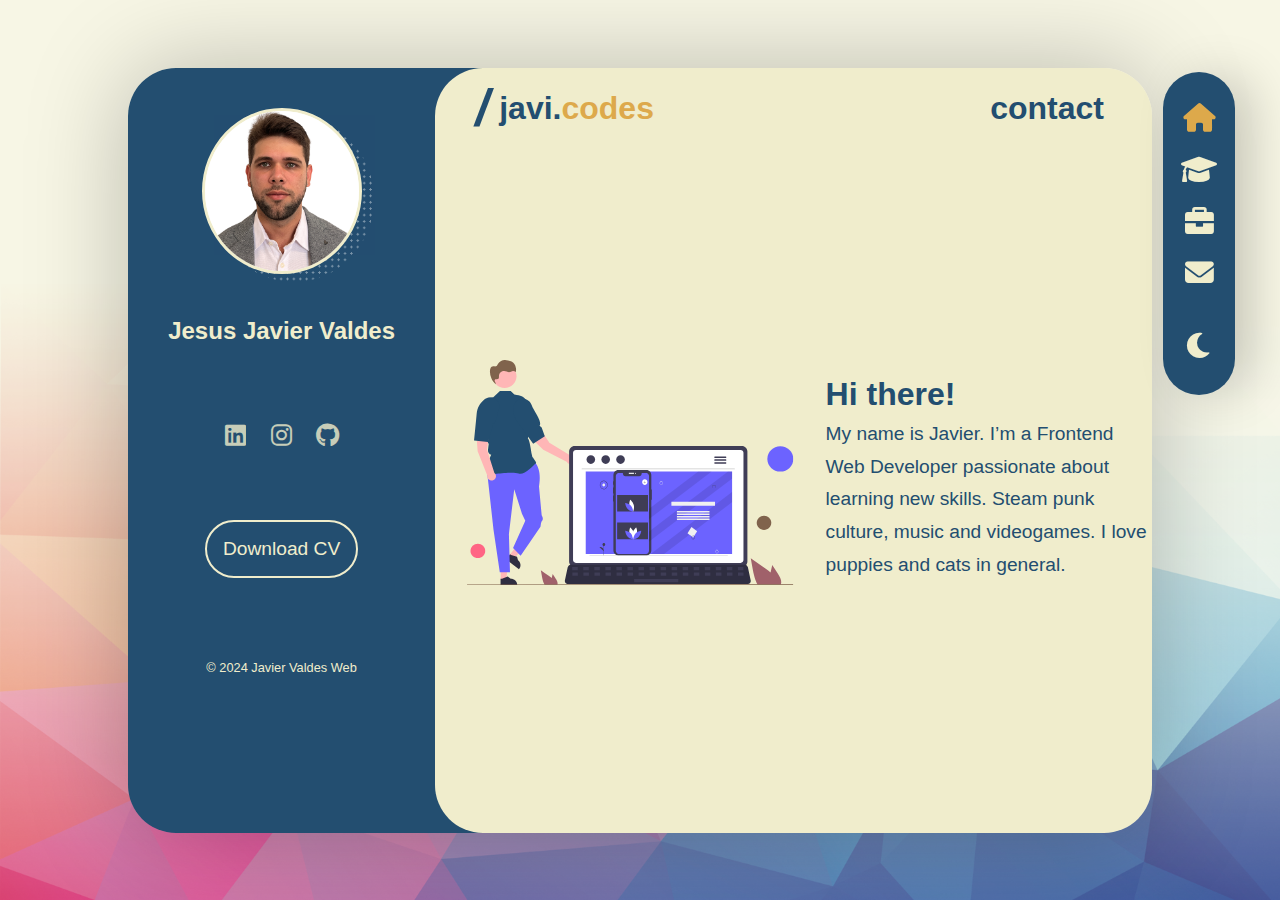
<file: index.html>
<!DOCTYPE html>
<html lang="en">
  <head>
    <meta charset="UTF-8" />
    <meta http-equiv="X-UA-Compatible" content="ie=edge" />
    <meta name="viewport" content="width=device-width, initial-scale=1.0" />

    <link
      rel="stylesheet"
      href="assets/fonts/fontawesome-free-6.1.2-web/css/all.min.css"
    />
    <link rel="stylesheet" href="assets/css/reset.css" />
    <link rel="stylesheet" href="assets/css/scroll.css" />
    <link rel="stylesheet" href="assets/css/style.css" />
    <link rel="stylesheet" href="assets/css/responsive.css" />
    <link rel="stylesheet" href="assets/css/theme.css" />
    <!-- <link rel="stylesheet" href="assets/css/animated_bg.css" /> -->

    <!-- Scripts js -->
    <script src="assets/js/toggle-menu.js" defer></script>

    <title>Home | javi-codes</title>
  </head>

  <body data-dark>
    <!-- Main Layout -->
    <div class="layout">
      <!-- User info (Aside) -->
      <aside class="layout__aside">
        <section data-dark class="aside__user-info">
          <div class="user-info__general">
            <div class="user-info__container-img">
              <img
                data-dark=""
                class="user-info__img"
                src="assets/img/Profile.png"
                alt="Profile picture"
              />
            </div>
            <h2 class="user-info__name">Jesus Javier Valdes</h2>
          </div>

          <!-- Navegation -->
          <nav class="aside__menu">
            <ul data-dark="" class="menu__list">
              <li class="menu__option">
                <a class="menu__link menu__link--active" href="index.html">
                  <i class="menu__icon fa-solid fa-house"></i>
                  <span data-dark="" class="menu__overlay">Home</span>
                </a>
              </li>

              <li class="menu__option">
                <a class="menu__link" href="curriculum.html">
                  <i class="menu__icon fa-solid fa-graduation-cap"></i>
                  <span data-dark="" class="menu__overlay">Curriculum</span>
                </a>
              </li>

              <li class="menu__option">
                <a class="menu__link" href="portfolio.html">
                  <i class="menu__icon fa-solid fa-briefcase"></i>
                  <span data-dark="" class="menu__overlay">Portfolio</span>
                </a>
              </li>

              <!-- <li class="menu__option">
                <a class="menu__link" href="#">
                  <i class="menu__icon fa-solid fa-book"></i>
                  <span class="menu__overlay">Blog</span>
                </a>
              </li> -->

              <li class="menu__option">
                <a class="menu__link" href="contact.html">
                  <i class="menu__icon fa-solid fa-envelope"></i>
                  <span data-dark="" class="menu__overlay">Contact</span>
                </a>
              </li>

              <div></div>

              <li class="menu__option">
                <a class="menu__btn--theme" href="#">
                  <i class="menu__icon menu__icon--theme fa-solid fa-moon"></i>
                </a>
              </li>
            </ul>
          </nav>

          <!-- Social bar -->
          <div class="user-info__social">
            <ul class="social__list">
              <li class="social__option">
                <a href="#" class="social__link">
                  <i class="social__icon fa-brands fa-linkedin"></i>
                </a>
              </li>

              <li class="social__option">
                <a href="#" class="social__link">
                  <i class="social__icon fa-brands fa-instagram"></i>
                </a>
              </li>

              <li class="social__option">
                <a href="#" class="social__link">
                  <i class="social__icon fa-brands fa-github"></i>
                </a>
              </li>
            </ul>
          </div>

          <!-- CV - Btn  -->
          <div class="user-info__btns">
            <a href="" class="user-info__btn">Download CV</a>
          </div>

          <!-- Footer -->
          <div class="user-info__footer">&copy 2024 Javier Valdes Web</div>
        </section>
      </aside>

      <!-- Menu Responsive -->
      <div class="layout__menu-toggle">
        <i data-dark="" class="menu-toggle__icon fa-solid fa-bars"></i>
        <i data-dark="" class="menu-toggle__icon fa-solid fa-xmark"></i>
      </div>

      <!-- Main content -->
      <main data-dark class="layout__content">
        <section data-dark class="content__page">
          <div class="page__header">
            <h1 class="header__elem">
              <span class="elem__size">/</span> javi.<span class="elem__color"
                >codes</span
              >
            </h1>
            <a href="contact.html" class="header__elem">contact</a>
          </div>

          <div class="page__main">
            <!-- <a class="scroll__btn" href="#about">
              <i class="scroll__icon fa-solid fa-circle-arrow-down"></i>
            </a> -->
            <div class="page__svg">
              <svg
                viewBox="0 0 840 580"
                fill="none"
                xmlns="http://www.w3.org/2000/svg"
              >
                <g
                  id="undraw_startup_life_re_8ow9 1"
                  clip-path="url(#clip0_14_1766)"
                >
                  <path
                    id="Vector"
                    d="M86.8811 565.375L100.823 565.374L107.455 512.986L86.8781 512.987L86.8811 565.375Z"
                    fill="#FFB6B6"
                  />
                  <path
                    data-dark=""
                    id="shoes-1"
                    d="M86.3899 579.544L129.264 579.542V579.014C129.264 574.702 127.505 570.568 124.376 567.519C121.246 564.471 117.002 562.758 112.576 562.757H112.575L104.744 556.97L90.1318 562.758L86.3892 562.758L86.3899 579.544Z"
                    fill="#2F2E41"
                  />
                  <path
                    id="Vector_3"
                    d="M109.395 501.991L120.371 510.366L158.756 473.109L142.557 460.748L109.395 501.991Z"
                    fill="#FFB6B6"
                  />
                  <path
                    data-dark=""
                    id="shoes-2"
                    d="M100.039 512.85L133.792 538.605L134.126 538.189C136.855 534.795 138.088 530.484 137.555 526.204C137.021 521.924 134.764 518.026 131.28 515.367L131.279 515.366L128.778 506.105L113.611 501.884L110.664 499.636L100.039 512.85Z"
                    fill="#2F2E41"
                  />
                  <path
                    id="Vector_5"
                    d="M175.035 263.29C175.035 263.29 193.54 281.984 185.315 325.38L192.22 399.685L194.002 403.124C195.064 405.174 195.434 407.498 195.061 409.765C194.688 412.032 193.59 414.126 191.923 415.75L190.455 420.184L189.085 428.863L138.027 503.638L118.495 483.609L150.021 413.508L141.454 395.482L121.579 332.724L107.872 447.557L110.614 546.367H84.3792L68.1226 436.207L50.9892 281.316L59.9013 263.29H175.035Z"
                    fill="#6C63FF"
                  />
                  <path
                    data-dark=""
                    id="Tshirt-1"
                    d="M55.262 295.411L55.075 295.155C45.0894 281.536 60.1078 248.81 62.373 244.066C59.6832 243.216 57.3791 241.483 55.8532 239.164C54.3273 236.845 53.6739 234.082 54.0043 231.346L54.9808 223.26L55.9986 215.329L48.7068 208.225L48.6863 208.048L44.4901 172.279L38.3888 148.522C36.0899 139.54 36.2858 130.125 38.9564 121.242C41.6271 112.359 46.6762 104.328 53.5855 97.9743L67.6885 95.7927L84.8281 79.7051H112.468L121.945 88.5257C139.636 91.5483 142.676 90.5614 157.872 108.326L150.967 163.558L149.244 171.156L149.249 181.462L153.629 186.203C155.206 187.911 156.353 189.954 156.976 192.17C157.6 194.386 157.684 196.713 157.222 198.966L156.646 201.771C161.162 203.656 165.472 237.168 166.502 241.849L168.04 248.841C169.356 250.532 178.042 261.815 178.042 264.899C178.042 265.362 177.692 265.81 176.939 266.307C171.019 270.211 147.419 297.911 132.938 292.266C117.514 286.258 56.1984 295.271 55.5806 295.363L55.262 295.411Z"
                    fill="#234E70"
                  />
                  <path
                    id="Vector_7"
                    d="M51.5486 231.186C51.5486 231.186 58.6464 192.108 51.4958 177.412L23.1287 179.386L27.4458 235.135L52.2438 297.033C51.8653 298.94 52.0115 300.911 52.6676 302.745C53.3237 304.579 54.4663 306.211 55.9794 307.476C57.4925 308.741 59.3223 309.594 61.2829 309.947C63.2435 310.301 65.2652 310.142 67.1427 309.488C69.0203 308.835 70.6867 307.708 71.973 306.224C73.2593 304.74 74.1196 302.951 74.4666 301.038C74.8135 299.125 74.6348 297.157 73.9485 295.333C73.2622 293.51 72.0928 291.895 70.5589 290.654L51.5486 231.186Z"
                    fill="#FFB6B6"
                  />
                  <path
                    data-dark=""
                    id="Tshirt-3"
                    d="M23.1287 156.686L24.8844 138.062C25.5451 131.052 27.622 124.239 30.9955 118.014C34.369 111.789 38.9726 106.275 44.5415 101.79C48.0016 99.0235 52.187 97.2551 56.6246 96.6844C61.0623 96.1137 65.5754 96.7636 69.6539 98.5605C75.1656 101.032 79.5082 105.451 81.8036 110.923C84.0989 116.395 84.1758 122.512 82.0186 128.037C75.4622 144.787 77.8297 162.502 65.0454 164.661L66.4344 171.099L53.8644 211.06L18.0631 207.02L23.1287 156.686Z"
                    fill="#234E70"
                  />
                  <path
                    id="Vector_9"
                    d="M211.949 212.664C211.949 212.664 191.17 178.53 175.912 171.932L155.728 191.449L196.32 230.97L256.555 262.142C257.545 263.828 258.975 265.229 260.7 266.203C262.426 267.177 264.385 267.688 266.378 267.686C268.372 267.684 270.33 267.168 272.053 266.19C273.776 265.212 275.203 263.808 276.188 262.12C277.174 260.431 277.684 258.519 277.665 256.576C277.647 254.634 277.101 252.731 276.084 251.061C275.066 249.39 273.613 248.012 271.872 247.065C270.131 246.118 268.164 245.637 266.17 245.671L211.949 212.664Z"
                    fill="#FFB6B6"
                  />
                  <path
                    data-dark=""
                    id="Tshirt-2"
                    d="M140.532 174.24L129.395 159.005C125.204 153.272 122.217 146.787 120.608 139.925C118.998 133.062 118.797 125.958 120.016 119.02C120.788 114.724 122.777 110.725 125.759 107.473C128.741 104.221 132.598 101.847 136.892 100.618C142.726 98.9905 148.976 99.5815 154.379 102.272C159.782 104.962 163.935 109.55 165.998 115.109C172.241 131.973 195.012 159.69 186.766 169.448L192.128 173.446L200.232 195.936L170.386 215.617L140.532 174.24Z"
                    fill="#234E70"
                  />
                  <path
                    id="Vector_11"
                    d="M96.7831 71.9334C113.736 71.9334 127.479 58.5454 127.479 42.0305C127.479 25.5155 113.736 12.1276 96.7831 12.1276C79.8302 12.1276 66.0872 25.5155 66.0872 42.0305C66.0872 58.5454 79.8302 71.9334 96.7831 71.9334Z"
                    fill="#FFB6B6"
                  />
                  <path
                    id="Vector_12"
                    d="M74.5054 63.1075C74.2378 62.8786 73.9852 62.6341 73.7236 62.3989C73.7143 62.423 73.7128 62.4477 73.7028 62.4718L74.5054 63.1075Z"
                    fill="#2F2E41"
                  />
                  <path
                    id="Vector_13"
                    d="M121.938 10.4529C120.413 8.06118 118.301 6.07705 115.791 4.67958C114.076 3.86926 112.274 3.24722 110.418 2.82493L105.56 1.53374C103.071 0.783447 100.511 0.281142 97.9174 0.0345727C94.3164 -0.138479 90.7358 0.655797 87.5668 2.33063C84.3977 4.00546 81.7621 6.49645 79.9477 9.53151C78.4801 12.0675 77.3028 15.2277 74.4701 16.1555C72.1861 16.9036 69.694 15.8483 67.2935 16.0531C65.8869 16.2516 64.5523 16.7851 63.4079 17.6063C62.2635 18.4275 61.3447 19.511 60.7329 20.7607C59.5366 23.2758 58.9478 26.0244 59.0118 28.7956C58.9174 35.0873 60.1779 41.3283 62.7119 47.1162C65.2459 52.9041 68.9972 58.1103 73.7237 62.3989C74.5159 60.3645 73.2111 58.1681 72.1795 56.2221C71.1358 54.2529 70.4908 51.5076 72.2389 50.0894C74.184 48.5113 77.3005 50.0416 79.601 49.0125C80.3369 48.6006 80.9568 48.0177 81.4051 47.3156C81.8535 46.6136 82.1163 45.8143 82.1703 44.9891C82.393 43.354 82.1605 41.692 82.2659 40.0458C82.3703 38.4139 82.8055 36.8184 83.5464 35.3514C84.2873 33.8843 85.3192 32.5748 86.5826 31.4984C87.8459 30.422 89.3156 29.6001 90.9068 29.0801C92.498 28.5601 94.1792 28.3524 95.8533 28.4689C101.09 28.8333 106.171 32.3189 111.21 30.8849C113.575 30.2118 115.593 28.498 118.039 28.2098C120.748 27.8905 123.297 29.38 125.598 30.8102C126.433 27.3523 126.54 23.7652 125.911 20.266C125.282 16.7667 123.93 13.4283 121.938 10.4529Z"
                    fill="#80634C"
                  />
                  <path
                    id="Vector_14"
                    d="M228.354 562.743L220.543 550.515L218.983 557.503C218.709 558.727 218.436 559.97 218.182 561.204C215.964 559.358 213.603 557.651 211.293 556.013C204.202 550.999 197.113 545.979 190.028 540.952L192.247 553.486C193.615 561.204 195.043 569.08 198.427 576.136C198.802 576.936 199.207 577.725 199.643 578.495H232.609C232.874 577.78 233.058 577.038 233.156 576.284C233.165 576.235 233.168 576.186 233.166 576.136C233.683 571.349 230.968 566.839 228.354 562.743Z"
                    fill="#A0616A"
                  />
                  <path
                    id="Vector_15"
                    d="M799.831 549.537L785.663 527.357L782.833 540.031C782.337 542.251 781.84 544.507 781.381 546.745C777.357 543.397 773.075 540.3 768.885 537.328C756.022 528.234 743.164 519.128 730.312 510.01L734.337 532.745C736.818 546.745 739.409 561.03 745.547 573.83C746.227 575.28 746.962 576.712 747.752 578.109H807.55C808.031 576.811 808.364 575.467 808.542 574.098C808.557 574.01 808.563 573.92 808.56 573.83C809.498 565.148 804.572 556.967 799.831 549.537Z"
                    fill="#A0616A"
                  />
                  <path
                    id="Vector_16"
                    d="M838.794 579.697L1.20625 580C0.886929 579.999 0.581007 579.875 0.355538 579.655C0.130069 579.434 0.00344849 579.136 0.00344849 578.825C0.00344849 578.514 0.130069 578.215 0.355538 577.995C0.581007 577.775 0.886929 577.651 1.20625 577.65L838.794 577.346C839.113 577.347 839.419 577.472 839.644 577.692C839.87 577.912 839.997 578.211 839.997 578.522C839.997 578.833 839.87 579.131 839.644 579.351C839.419 579.572 839.113 579.696 838.794 579.697Z"
                    fill="#80634C"
                  />
                  <path
                    id="Vector_17"
                    d="M262.798 235.185V518.459C262.801 522.069 264.275 525.531 266.895 528.083C269.515 530.636 273.068 532.071 276.774 532.074H707.689C711.395 532.071 714.948 530.636 717.568 528.083C720.189 525.531 721.662 522.069 721.665 518.46V235.185C721.656 231.578 720.18 228.122 717.561 225.573C714.941 223.024 711.392 221.59 707.689 221.585H276.774C273.071 221.59 269.522 223.024 266.902 225.573C264.283 228.122 262.807 231.578 262.798 235.185Z"
                    fill="#3F3D56"
                  />
                  <path
                    id="Vector_18"
                    d="M272.907 238.709V514.965C272.911 516.894 273.699 518.743 275.099 520.107C276.499 521.47 278.397 522.238 280.376 522.241H704.102C706.082 522.238 707.98 521.47 709.38 520.107C710.78 518.743 711.568 516.894 711.571 514.965V238.709C711.571 236.778 710.785 234.926 709.385 233.559C707.984 232.192 706.085 231.422 704.102 231.418H280.376C278.394 231.422 276.494 232.192 275.094 233.559C273.694 234.926 272.907 236.778 272.907 238.709Z"
                    fill="white"
                  />
                  <path
                    id="Vector_19"
                    d="M253.786 573.706C254.575 574.67 255.579 575.447 256.721 575.98C257.863 576.512 259.114 576.785 260.38 576.779H721.789C723.051 576.777 724.297 576.502 725.436 575.972C726.574 575.443 727.578 574.673 728.373 573.718C729.168 572.763 729.734 571.648 730.031 570.453C730.328 569.259 730.347 568.014 730.089 566.811L722.926 533.669C722.629 532.317 721.99 531.059 721.067 530.01C720.143 528.96 718.965 528.153 717.64 527.66C716.68 527.293 715.658 527.105 714.627 527.106H267.514C266.483 527.105 265.461 527.293 264.501 527.66C263.176 528.153 261.997 528.96 261.074 530.01C260.151 531.059 259.512 532.317 259.215 533.669L252.052 566.811C251.797 568.014 251.821 569.256 252.121 570.449C252.421 571.642 252.99 572.754 253.786 573.706Z"
                    fill="#2F2E41"
                  />
                  <path
                    id="Vector_20"
                    d="M697.633 541.382H710.855C711.128 541.382 711.35 541.166 711.35 540.9V533.557C711.35 533.291 711.128 533.075 710.855 533.075H697.633C697.36 533.075 697.139 533.291 697.139 533.557V540.9C697.139 541.166 697.36 541.382 697.633 541.382Z"
                    fill="#3F3D56"
                  />
                  <path
                    id="Vector_21"
                    d="M669.211 541.382H682.433C682.706 541.382 682.927 541.166 682.927 540.9V533.557C682.927 533.291 682.706 533.075 682.433 533.075H669.211C668.937 533.075 668.716 533.291 668.716 533.557V540.9C668.716 541.166 668.937 541.382 669.211 541.382Z"
                    fill="#3F3D56"
                  />
                  <path
                    id="Vector_22"
                    d="M640.788 541.382H654.01C654.283 541.382 654.505 541.166 654.505 540.9V533.557C654.505 533.291 654.283 533.075 654.01 533.075H640.788C640.515 533.075 640.294 533.291 640.294 533.557V540.9C640.294 541.166 640.515 541.382 640.788 541.382Z"
                    fill="#3F3D56"
                  />
                  <path
                    id="Vector_23"
                    d="M612.366 541.382H625.588C625.861 541.382 626.083 541.166 626.083 540.9V533.557C626.083 533.291 625.861 533.075 625.588 533.075H612.366C612.093 533.075 611.871 533.291 611.871 533.557V540.9C611.871 541.166 612.093 541.382 612.366 541.382Z"
                    fill="#3F3D56"
                  />
                  <path
                    id="Vector_24"
                    d="M583.943 541.382H597.166C597.439 541.382 597.66 541.166 597.66 540.9V533.557C597.66 533.291 597.439 533.075 597.166 533.075H583.943C583.67 533.075 583.449 533.291 583.449 533.557V540.9C583.449 541.166 583.67 541.382 583.943 541.382Z"
                    fill="#3F3D56"
                  />
                  <path
                    id="Vector_25"
                    d="M555.521 541.382H568.743C569.016 541.382 569.238 541.166 569.238 540.9V533.557C569.238 533.291 569.016 533.075 568.743 533.075H555.521C555.248 533.075 555.027 533.291 555.027 533.557V540.9C555.027 541.166 555.248 541.382 555.521 541.382Z"
                    fill="#3F3D56"
                  />
                  <path
                    id="Vector_26"
                    d="M527.099 541.382H540.321C540.594 541.382 540.815 541.166 540.815 540.9V533.557C540.815 533.291 540.594 533.075 540.321 533.075H527.099C526.826 533.075 526.604 533.291 526.604 533.557V540.9C526.604 541.166 526.826 541.382 527.099 541.382Z"
                    fill="#3F3D56"
                  />
                  <path
                    id="Vector_27"
                    d="M498.676 541.382H511.898C512.171 541.382 512.393 541.166 512.393 540.9V533.557C512.393 533.291 512.171 533.075 511.898 533.075H498.676C498.403 533.075 498.182 533.291 498.182 533.557V540.9C498.182 541.166 498.403 541.382 498.676 541.382Z"
                    fill="#3F3D56"
                  />
                  <path
                    id="Vector_28"
                    d="M470.254 541.382H483.476C483.749 541.382 483.97 541.166 483.97 540.9V533.557C483.97 533.291 483.749 533.075 483.476 533.075H470.254C469.981 533.075 469.759 533.291 469.759 533.557V540.9C469.759 541.166 469.981 541.382 470.254 541.382Z"
                    fill="#3F3D56"
                  />
                  <path
                    id="Vector_29"
                    d="M441.831 541.382H455.054C455.327 541.382 455.548 541.166 455.548 540.9V533.557C455.548 533.291 455.327 533.075 455.054 533.075H441.831C441.558 533.075 441.337 533.291 441.337 533.557V540.9C441.337 541.166 441.558 541.382 441.831 541.382Z"
                    fill="#3F3D56"
                  />
                  <path
                    id="Vector_30"
                    d="M413.409 541.382H426.631C426.904 541.382 427.126 541.166 427.126 540.9V533.557C427.126 533.291 426.904 533.075 426.631 533.075H413.409C413.136 533.075 412.914 533.291 412.914 533.557V540.9C412.914 541.166 413.136 541.382 413.409 541.382Z"
                    fill="#3F3D56"
                  />
                  <path
                    id="Vector_31"
                    d="M384.987 541.382H398.209C398.482 541.382 398.703 541.166 398.703 540.9V533.557C398.703 533.291 398.482 533.075 398.209 533.075H384.987C384.714 533.075 384.492 533.291 384.492 533.557V540.9C384.492 541.166 384.714 541.382 384.987 541.382Z"
                    fill="#3F3D56"
                  />
                  <path
                    id="Vector_32"
                    d="M356.564 541.382H369.786C370.06 541.382 370.281 541.166 370.281 540.9V533.557C370.281 533.291 370.06 533.075 369.786 533.075H356.564C356.291 533.075 356.07 533.291 356.07 533.557V540.9C356.07 541.166 356.291 541.382 356.564 541.382Z"
                    fill="#3F3D56"
                  />
                  <path
                    id="Vector_33"
                    d="M328.142 541.382H341.364C341.637 541.382 341.859 541.166 341.859 540.9V533.557C341.859 533.291 341.637 533.075 341.364 533.075H328.142C327.869 533.075 327.647 533.291 327.647 533.557V540.9C327.647 541.166 327.869 541.382 328.142 541.382Z"
                    fill="#3F3D56"
                  />
                  <path
                    id="Vector_34"
                    d="M299.72 541.382H312.942C313.215 541.382 313.436 541.166 313.436 540.9V533.557C313.436 533.291 313.215 533.075 312.942 533.075H299.72C299.446 533.075 299.225 533.291 299.225 533.557V540.9C299.225 541.166 299.446 541.382 299.72 541.382Z"
                    fill="#3F3D56"
                  />
                  <path
                    id="Vector_35"
                    d="M271.297 541.382H284.519C284.792 541.382 285.014 541.166 285.014 540.9V533.557C285.014 533.291 284.792 533.075 284.519 533.075H271.297C271.024 533.075 270.803 533.291 270.803 533.557V540.9C270.803 541.166 271.024 541.382 271.297 541.382Z"
                    fill="#3F3D56"
                  />
                  <path
                    id="Vector_36"
                    d="M697.969 555.226H711.191C711.464 555.226 711.686 555.01 711.686 554.744V547.401C711.686 547.135 711.464 546.92 711.191 546.92H697.969C697.696 546.92 697.474 547.135 697.474 547.401V554.744C697.474 555.01 697.696 555.226 697.969 555.226Z"
                    fill="#3F3D56"
                  />
                  <path
                    id="Vector_37"
                    d="M669.547 555.226H682.769C683.042 555.226 683.263 555.01 683.263 554.744V547.401C683.263 547.135 683.042 546.92 682.769 546.92H669.547C669.273 546.92 669.052 547.135 669.052 547.401V554.744C669.052 555.01 669.273 555.226 669.547 555.226Z"
                    fill="#3F3D56"
                  />
                  <path
                    id="Vector_38"
                    d="M641.124 555.226H654.346C654.619 555.226 654.841 555.01 654.841 554.744V547.401C654.841 547.135 654.619 546.92 654.346 546.92H641.124C640.851 546.92 640.63 547.135 640.63 547.401V554.744C640.63 555.01 640.851 555.226 641.124 555.226Z"
                    fill="#3F3D56"
                  />
                  <path
                    id="Vector_39"
                    d="M612.702 555.226H625.924C626.197 555.226 626.418 555.01 626.418 554.744V547.401C626.418 547.135 626.197 546.92 625.924 546.92H612.702C612.429 546.92 612.207 547.135 612.207 547.401V554.744C612.207 555.01 612.429 555.226 612.702 555.226Z"
                    fill="#3F3D56"
                  />
                  <path
                    id="Vector_40"
                    d="M584.279 555.226H597.501C597.775 555.226 597.996 555.01 597.996 554.744V547.401C597.996 547.135 597.775 546.92 597.501 546.92H584.279C584.006 546.92 583.785 547.135 583.785 547.401V554.744C583.785 555.01 584.006 555.226 584.279 555.226Z"
                    fill="#3F3D56"
                  />
                  <path
                    id="Vector_41"
                    d="M555.857 555.226H569.079C569.352 555.226 569.574 555.01 569.574 554.744V547.401C569.574 547.135 569.352 546.92 569.079 546.92H555.857C555.584 546.92 555.362 547.135 555.362 547.401V554.744C555.362 555.01 555.584 555.226 555.857 555.226Z"
                    fill="#3F3D56"
                  />
                  <path
                    id="Vector_42"
                    d="M527.435 555.226H540.657C540.93 555.226 541.151 555.01 541.151 554.744V547.401C541.151 547.135 540.93 546.92 540.657 546.92H527.435C527.161 546.92 526.94 547.135 526.94 547.401V554.744C526.94 555.01 527.161 555.226 527.435 555.226Z"
                    fill="#3F3D56"
                  />
                  <path
                    id="Vector_43"
                    d="M499.012 555.226H512.234C512.507 555.226 512.729 555.01 512.729 554.744V547.401C512.729 547.135 512.507 546.92 512.234 546.92H499.012C498.739 546.92 498.518 547.135 498.518 547.401V554.744C498.518 555.01 498.739 555.226 499.012 555.226Z"
                    fill="#3F3D56"
                  />
                  <path
                    id="Vector_44"
                    d="M470.59 555.226H483.812C484.085 555.226 484.306 555.01 484.306 554.744V547.401C484.306 547.135 484.085 546.92 483.812 546.92H470.59C470.317 546.92 470.095 547.135 470.095 547.401V554.744C470.095 555.01 470.317 555.226 470.59 555.226Z"
                    fill="#3F3D56"
                  />
                  <path
                    id="Vector_45"
                    d="M442.167 555.226H455.389C455.663 555.226 455.884 555.01 455.884 554.744V547.401C455.884 547.135 455.663 546.92 455.389 546.92H442.167C441.894 546.92 441.673 547.135 441.673 547.401V554.744C441.673 555.01 441.894 555.226 442.167 555.226Z"
                    fill="#3F3D56"
                  />
                  <path
                    id="Vector_46"
                    d="M413.745 555.226H426.967C427.24 555.226 427.462 555.01 427.462 554.744V547.401C427.462 547.135 427.24 546.92 426.967 546.92H413.745C413.472 546.92 413.25 547.135 413.25 547.401V554.744C413.25 555.01 413.472 555.226 413.745 555.226Z"
                    fill="#3F3D56"
                  />
                  <path
                    id="Vector_47"
                    d="M385.323 555.226H398.545C398.818 555.226 399.039 555.01 399.039 554.744V547.401C399.039 547.135 398.818 546.92 398.545 546.92H385.323C385.049 546.92 384.828 547.135 384.828 547.401V554.744C384.828 555.01 385.049 555.226 385.323 555.226Z"
                    fill="#3F3D56"
                  />
                  <path
                    id="Vector_48"
                    d="M356.9 555.226H370.122C370.395 555.226 370.617 555.01 370.617 554.744V547.401C370.617 547.135 370.395 546.92 370.122 546.92H356.9C356.627 546.92 356.406 547.135 356.406 547.401V554.744C356.406 555.01 356.627 555.226 356.9 555.226Z"
                    fill="#3F3D56"
                  />
                  <path
                    id="Vector_49"
                    d="M328.478 555.226H341.7C341.973 555.226 342.194 555.01 342.194 554.744V547.401C342.194 547.135 341.973 546.92 341.7 546.92H328.478C328.205 546.92 327.983 547.135 327.983 547.401V554.744C327.983 555.01 328.205 555.226 328.478 555.226Z"
                    fill="#3F3D56"
                  />
                  <path
                    id="Vector_50"
                    d="M300.055 555.226H313.277C313.551 555.226 313.772 555.01 313.772 554.744V547.401C313.772 547.135 313.551 546.92 313.277 546.92H300.055C299.782 546.92 299.561 547.135 299.561 547.401V554.744C299.561 555.01 299.782 555.226 300.055 555.226Z"
                    fill="#3F3D56"
                  />
                  <path
                    id="Vector_51"
                    d="M271.633 555.226H284.855C285.128 555.226 285.35 555.01 285.35 554.744V547.401C285.35 547.135 285.128 546.92 284.855 546.92H271.633C271.36 546.92 271.138 547.135 271.138 547.401V554.744C271.138 555.01 271.36 555.226 271.633 555.226Z"
                    fill="#3F3D56"
                  />
                  <path
                    id="Vector_52"
                    d="M430.657 571.839H543.357C543.63 571.839 543.852 571.623 543.852 571.357V564.014C543.852 563.748 543.63 563.532 543.357 563.532H430.657C430.383 563.532 430.162 563.748 430.162 564.014V571.357C430.162 571.623 430.383 571.839 430.657 571.839Z"
                    fill="#3F3D56"
                  />
                  <path
                    id="Vector_53"
                    d="M688.44 281.43H296.039C295.77 281.424 295.514 281.316 295.326 281.128C295.138 280.941 295.033 280.69 295.033 280.428C295.033 280.165 295.138 279.914 295.326 279.727C295.514 279.539 295.77 279.431 296.039 279.425H688.44C688.709 279.431 688.964 279.539 689.153 279.727C689.341 279.914 689.446 280.165 689.446 280.428C689.446 280.69 689.341 280.941 689.153 281.128C688.964 281.316 688.709 281.424 688.44 281.43Z"
                    fill="#CACACA"
                  />
                  <path
                    id="Vector_54"
                    d="M318.687 267.4C324.8 267.4 329.756 262.465 329.756 256.377C329.756 250.29 324.8 245.355 318.687 245.355C312.574 245.355 307.619 250.29 307.619 256.377C307.619 262.465 312.574 267.4 318.687 267.4Z"
                    fill="#3F3D56"
                  />
                  <path
                    id="Vector_55"
                    d="M356.924 267.4C363.037 267.4 367.993 262.465 367.993 256.377C367.993 250.29 363.037 245.355 356.924 245.355C350.811 245.355 345.855 250.29 345.855 256.377C345.855 262.465 350.811 267.4 356.924 267.4Z"
                    fill="#3F3D56"
                  />
                  <path
                    id="Vector_56"
                    d="M395.161 267.4C401.274 267.4 406.229 262.465 406.229 256.377C406.229 250.29 401.274 245.355 395.161 245.355C389.048 245.355 384.092 250.29 384.092 256.377C384.092 262.465 389.048 267.4 395.161 267.4Z"
                    fill="#3F3D56"
                  />
                  <path
                    id="Vector_57"
                    d="M665.526 248.087H638.365C637.826 248.097 637.314 248.313 636.937 248.687C636.56 249.062 636.349 249.566 636.349 250.09C636.349 250.615 636.56 251.118 636.937 251.493C637.314 251.868 637.826 252.083 638.365 252.094H665.526C666.065 252.083 666.577 251.868 666.954 251.493C667.331 251.118 667.542 250.615 667.542 250.09C667.542 249.566 667.331 249.062 666.954 248.687C666.577 248.313 666.065 248.097 665.526 248.087Z"
                    fill="#3F3D56"
                  />
                  <path
                    id="Vector_58"
                    d="M665.526 255.607H638.365C637.826 255.618 637.314 255.833 636.937 256.208C636.56 256.582 636.349 257.086 636.349 257.611C636.349 258.135 636.56 258.639 636.937 259.013C637.314 259.388 637.826 259.604 638.365 259.614H665.526C666.065 259.604 666.577 259.388 666.954 259.013C667.331 258.639 667.542 258.135 667.542 257.611C667.542 257.086 667.331 256.582 666.954 256.208C666.577 255.833 666.065 255.618 665.526 255.607Z"
                    fill="#3F3D56"
                  />
                  <path
                    id="Vector_59"
                    d="M665.526 263.118H638.365C637.826 263.128 637.314 263.344 636.937 263.718C636.56 264.093 636.349 264.597 636.349 265.121C636.349 265.646 636.56 266.149 636.937 266.524C637.314 266.899 637.826 267.114 638.365 267.125H665.526C666.065 267.114 666.577 266.899 666.954 266.524C667.331 266.149 667.542 265.646 667.542 265.121C667.542 264.597 667.331 264.093 666.954 263.718C666.577 263.344 666.065 263.128 665.526 263.118Z"
                    fill="#3F3D56"
                  />
                  <g id="ball-3">
                    <path
                      id="Vector_60"
                      d="M27.9251 509.517C38.3772 509.517 46.8503 501.342 46.8503 491.258C46.8503 481.175 38.3772 473 27.9251 473C17.4731 473 9 481.175 9 491.258C9 501.342 17.4731 509.517 27.9251 509.517Z"
                      fill="#FF6584"
                    />
                  </g>
                  <g id="ball-2">
                    <path
                      id="Vector_61"
                      d="M764.39 437.213C774.742 437.213 783.133 429.039 783.133 418.955C783.133 408.871 774.742 400.697 764.39 400.697C754.039 400.697 745.648 408.871 745.648 418.955C745.648 429.039 754.039 437.213 764.39 437.213Z"
                      fill="#80634C"
                    />
                  </g>
                  <g id="ball-1">
                    <path
                      id="Vector_62"
                      d="M806.434 287.199C824.899 287.199 839.867 272.617 839.867 254.63C839.867 236.643 824.899 222.061 806.434 222.061C787.97 222.061 773.002 236.643 773.002 254.63C773.002 272.617 787.97 287.199 806.434 287.199Z"
                      fill="#6C63FF"
                    />
                  </g>
                  <g
                    id="undraw_mobile_images_rc-0-q 1"
                    clip-path="url(#clip1_14_1766)"
                  >
                    <path
                      id="Vector_63"
                      d="M682.835 286.901H304.946V499.142H682.835V286.901Z"
                      fill="#6C63FF"
                    />
                    <path
                      id="Vector_64"
                      d="M475.74 333.947V358.839C475.74 359.069 475.657 359.29 475.51 359.452C475.363 359.615 475.164 359.707 474.957 359.707H474.399V489.383C474.398 492.971 473.111 496.413 470.819 498.95C468.528 501.488 465.42 502.913 462.179 502.913H389C387.396 502.913 385.807 502.563 384.325 501.883C382.842 501.203 381.496 500.206 380.361 498.95C379.227 497.693 378.327 496.202 377.713 494.56C377.099 492.919 376.784 491.16 376.784 489.383V364.255H376.38C376.234 364.256 376.093 364.192 375.989 364.077C375.885 363.963 375.826 363.807 375.826 363.645V349.478C375.826 349.397 375.84 349.318 375.868 349.243C375.896 349.169 375.937 349.101 375.988 349.044C376.039 348.987 376.101 348.942 376.168 348.911C376.235 348.88 376.307 348.864 376.38 348.864H376.784V343.528H376.377C376.223 343.527 376.076 343.459 375.967 343.338C375.859 343.217 375.798 343.054 375.798 342.883V328.91C375.799 328.74 375.86 328.577 375.968 328.457C376.076 328.337 376.223 328.27 376.377 328.269H376.784V320.985H376.37C376.302 320.985 376.236 320.97 376.173 320.942C376.111 320.913 376.054 320.871 376.007 320.818C375.959 320.766 375.921 320.703 375.895 320.634C375.87 320.565 375.856 320.491 375.856 320.416V312.791C375.856 312.639 375.91 312.494 376.006 312.387C376.102 312.28 376.233 312.219 376.37 312.218H376.784V296.778C376.784 293.19 378.071 289.75 380.362 287.213C382.653 284.676 385.76 283.251 389 283.251H462.179C465.419 283.251 468.527 284.676 470.818 287.213C473.11 289.749 474.398 293.19 474.399 296.778V333.079H474.957C475.164 333.079 475.363 333.171 475.51 333.334C475.657 333.496 475.74 333.717 475.74 333.947Z"
                      fill="#3F3D56"
                    />
                    <path
                      id="Vector_65"
                      opacity="0.1"
                      d="M629.677 286.901L467.883 409.887L456.841 392.078L595.209 286.901H629.677Z"
                      fill="black"
                    />
                    <path
                      id="Vector_66"
                      opacity="0.1"
                      d="M682.835 286.901V304.71L455.218 477.729L444.176 459.919L671.796 286.901H682.835Z"
                      fill="black"
                    />
                    <path
                      id="Vector_67"
                      opacity="0.1"
                      d="M682.835 339.325V365.525L507.055 499.142H472.583L682.835 339.325Z"
                      fill="black"
                    />
                    <path
                      id="Vector_68"
                      d="M671.197 502.565H315.273V503.323H671.197V502.565Z"
                      fill="#3F3D56"
                    />
                    <path
                      id="Vector_69"
                      d="M592.353 441.025L577.839 429.617L567.535 445.687L582.049 457.096L592.353 441.025Z"
                      fill="#F0F0F0"
                    />
                    <path
                      id="Vector_70"
                      d="M581.918 461.239C581.106 461.239 580.312 460.972 579.636 460.473C578.961 459.973 578.434 459.263 578.123 458.431C577.813 457.6 577.731 456.686 577.89 455.804C578.048 454.922 578.439 454.111 579.014 453.475C579.588 452.839 580.32 452.406 581.117 452.23C581.914 452.055 582.74 452.145 583.49 452.489C584.241 452.833 584.882 453.416 585.333 454.164C585.785 454.912 586.026 455.791 586.026 456.691C586.024 457.897 585.591 459.053 584.821 459.905C584.051 460.758 583.007 461.238 581.918 461.239ZM581.918 452.901C581.241 452.901 580.579 453.123 580.017 453.54C579.454 453.956 579.015 454.548 578.756 455.241C578.497 455.933 578.429 456.695 578.561 457.43C578.693 458.166 579.019 458.841 579.498 459.371C579.977 459.901 580.586 460.262 581.25 460.408C581.914 460.554 582.603 460.479 583.228 460.193C583.854 459.906 584.388 459.42 584.764 458.797C585.14 458.173 585.341 457.441 585.341 456.691C585.34 455.686 584.979 454.723 584.337 454.012C583.696 453.302 582.826 452.902 581.918 452.901Z"
                      fill="#3F3D56"
                    />
                    <path
                      id="Vector_71"
                      d="M500.111 321.387C499.298 321.387 498.504 321.12 497.829 320.621C497.153 320.121 496.627 319.411 496.316 318.58C496.005 317.749 495.924 316.834 496.082 315.952C496.241 315.07 496.632 314.259 497.206 313.623C497.781 312.987 498.512 312.554 499.309 312.378C500.106 312.203 500.932 312.293 501.682 312.637C502.433 312.982 503.075 313.564 503.526 314.312C503.977 315.06 504.218 315.94 504.218 316.839C504.217 318.045 503.784 319.201 503.014 320.054C502.244 320.906 501.2 321.386 500.111 321.387ZM500.111 313.049C499.434 313.049 498.772 313.271 498.209 313.688C497.646 314.104 497.207 314.696 496.948 315.389C496.689 316.081 496.621 316.843 496.753 317.579C496.886 318.314 497.212 318.989 497.69 319.519C498.169 320.049 498.779 320.41 499.443 320.556C500.107 320.703 500.795 320.627 501.42 320.341C502.046 320.054 502.581 319.568 502.957 318.945C503.333 318.321 503.534 317.589 503.534 316.839C503.532 315.834 503.172 314.871 502.53 314.16C501.888 313.45 501.018 313.05 500.111 313.049Z"
                      fill="#F0F0F0"
                    />
                    <path
                      id="Vector_72"
                      d="M352.574 475.062H351.89V503.264H352.574V475.062Z"
                      fill="#3F3D56"
                    />
                    <path
                      id="Vector_73"
                      d="M352.232 479.05C354.222 479.05 355.834 477.265 355.834 475.062C355.834 472.859 354.222 471.074 352.232 471.074C350.243 471.074 348.631 472.859 348.631 475.062C348.631 477.265 350.243 479.05 352.232 479.05Z"
                      fill="#3F3D56"
                    />
                    <path
                      id="Vector_74"
                      d="M352.232 492.444C352.232 492.444 351.718 480.19 341.169 481.614Z"
                      fill="#3F3D56"
                    />
                    <path
                      id="Vector_75"
                      d="M429.115 290.189H417.224C416.744 290.189 416.354 290.621 416.354 291.153V292.291C416.354 292.823 416.744 293.254 417.224 293.254H429.115C429.596 293.254 429.985 292.823 429.985 292.291V291.153C429.985 290.621 429.596 290.189 429.115 290.189Z"
                      fill="#E6E8EC"
                    />
                    <path
                      id="Vector_76"
                      d="M433.616 293.46C434.483 293.46 435.186 292.682 435.186 291.722C435.186 290.762 434.483 289.984 433.616 289.984C432.749 289.984 432.046 290.762 432.046 291.722C432.046 292.682 432.749 293.46 433.616 293.46Z"
                      fill="#E6E8EC"
                    />
                    <path
                      id="Vector_77"
                      d="M468.547 299.453V490.505C468.546 492.781 467.729 494.963 466.275 496.572C464.821 498.181 462.85 499.085 460.794 499.085H390.744C389.726 499.087 388.717 498.867 387.776 498.436C386.835 498.006 385.98 497.374 385.259 496.577C384.539 495.78 383.968 494.833 383.579 493.791C383.19 492.749 382.99 491.632 382.991 490.505V299.453C382.991 298.326 383.192 297.21 383.582 296.168C383.971 295.127 384.542 294.18 385.262 293.383C385.982 292.586 386.837 291.954 387.777 291.522C388.718 291.091 389.726 290.869 390.744 290.869H401.229V292.359C401.229 294.233 401.901 296.031 403.098 297.357C404.296 298.682 405.919 299.427 407.612 299.427H443.238C444.931 299.427 446.555 298.682 447.752 297.357C448.949 296.031 449.622 294.233 449.622 292.359V290.869H460.794C461.812 290.869 462.821 291.09 463.762 291.522C464.702 291.953 465.557 292.585 466.277 293.383C466.997 294.18 467.568 295.126 467.958 296.168C468.347 297.21 468.547 298.326 468.547 299.453Z"
                      fill="#6C63FF"
                    />
                    <path
                      id="Vector_78"
                      d="M465.823 347.162H386.411V389.99H465.823V347.162Z"
                      fill="#3F3D56"
                    />
                    <path
                      id="Vector_79"
                      d="M465.823 418.415H386.411V461.242H465.823V418.415Z"
                      fill="#3F3D56"
                    />
                    <path
                      id="Vector_80"
                      d="M457.608 321.769C461.388 321.769 464.453 318.375 464.453 314.189C464.453 310.003 461.388 306.609 457.608 306.609C453.827 306.609 450.762 310.003 450.762 314.189C450.762 318.375 453.827 321.769 457.608 321.769Z"
                      fill="white"
                    />
                    <path
                      id="Vector_81"
                      d="M460.688 313.945H457.828V310.778H457.387V313.945H454.527V314.433H457.387V317.6H457.828V314.433H460.688V313.945Z"
                      fill="#3F3D56"
                    />
                    <path
                      id="Vector_82"
                      d="M418.384 376.569C420.463 385.078 427.583 390.348 427.583 390.348C427.583 390.348 431.333 381.822 429.254 373.313C427.175 364.805 420.055 359.535 420.055 359.535C420.055 359.535 416.305 368.061 418.384 376.569Z"
                      fill="white"
                    />
                    <path
                      id="Vector_83"
                      d="M421.439 374.741C427.143 380.889 427.839 390.341 427.839 390.341C427.839 390.341 419.288 389.824 413.584 383.675C407.879 377.527 407.183 368.075 407.183 368.075C407.183 368.075 415.734 368.592 421.439 374.741Z"
                      fill="#6C63FF"
                    />
                    <path
                      id="Vector_84"
                      d="M418.384 447.822C420.463 456.331 427.583 461.6 427.583 461.6C427.583 461.6 431.333 453.075 429.254 444.566C427.175 436.057 420.055 430.788 420.055 430.788C420.055 430.788 416.305 439.313 418.384 447.822Z"
                      fill="white"
                    />
                    <path
                      id="Vector_85"
                      d="M421.439 445.993C427.143 452.142 427.839 461.593 427.839 461.593C427.839 461.593 419.288 461.076 413.584 454.928C407.879 448.779 407.183 439.328 407.183 439.328C407.183 439.328 415.734 439.845 421.439 445.993Z"
                      fill="#6C63FF"
                    />
                    <path
                      id="Vector_86"
                      d="M437.295 447.822C435.216 456.331 428.096 461.6 428.096 461.6C428.096 461.6 424.346 453.075 426.425 444.566C428.504 436.057 435.624 430.788 435.624 430.788C435.624 430.788 439.374 439.313 437.295 447.822Z"
                      fill="white"
                    />
                    <path
                      id="Vector_87"
                      d="M434.24 445.993C428.536 452.142 427.84 461.593 427.84 461.593C427.84 461.593 436.391 461.076 442.095 454.928C447.8 448.779 448.496 439.328 448.496 439.328C448.496 439.328 439.945 439.845 434.24 445.993Z"
                      fill="#6C63FF"
                    />
                    <path
                      id="Vector_88"
                      d="M639.022 329.077H632.265V321.595H639.022V329.077ZM632.784 328.502H638.502V322.171H632.784V328.502Z"
                      fill="#3F3D56"
                    />
                    <path
                      id="Vector_89"
                      d="M643.007 498.521L638.398 493.05L643.34 487.947L647.949 493.418L643.007 498.521ZM639.133 493.078L643.033 497.708L647.214 493.39L643.314 488.76L639.133 493.078Z"
                      fill="#F0F0F0"
                    />
                    <path
                      id="Vector_90"
                      d="M351.946 325.467C353.851 325.467 355.396 323.756 355.396 321.647C355.396 319.537 353.851 317.827 351.946 317.827C350.04 317.827 348.496 319.537 348.496 321.647C348.496 323.756 350.04 325.467 351.946 325.467Z"
                      fill="#F0F0F0"
                    />
                    <path
                      id="Vector_91"
                      d="M351.946 332.682C349.975 332.682 348.048 332.035 346.409 330.822C344.77 329.609 343.492 327.886 342.738 325.87C341.984 323.853 341.786 321.634 342.171 319.494C342.556 317.353 343.505 315.387 344.899 313.844C346.292 312.301 348.068 311.25 350.001 310.824C351.935 310.398 353.938 310.616 355.76 311.452C357.581 312.287 359.137 313.701 360.232 315.516C361.327 317.331 361.912 319.464 361.912 321.647C361.909 324.572 360.858 327.377 358.99 329.446C357.121 331.515 354.588 332.678 351.946 332.682ZM351.946 311.461C350.126 311.461 348.348 312.058 346.835 313.177C345.322 314.297 344.143 315.887 343.446 317.749C342.75 319.61 342.568 321.658 342.923 323.634C343.278 325.61 344.154 327.425 345.441 328.849C346.727 330.274 348.366 331.244 350.151 331.637C351.935 332.03 353.785 331.829 355.466 331.058C357.147 330.287 358.584 328.981 359.595 327.306C360.606 325.631 361.145 323.661 361.145 321.647C361.142 318.946 360.172 316.357 358.448 314.447C356.723 312.538 354.385 311.464 351.946 311.461Z"
                      fill="#2F2E41"
                    />
                    <path
                      id="Vector_92"
                      d="M638.337 364.596H526.066V374.829H638.337V364.596Z"
                      fill="#F0F0F0"
                    />
                    <path
                      id="Vector_93"
                      d="M624.132 388.474H540.271V392.437H624.132V388.474Z"
                      fill="#F0F0F0"
                    />
                    <path
                      id="Vector_94"
                      d="M624.132 394.859H540.271V398.822H624.132V394.859Z"
                      fill="#F0F0F0"
                    />
                    <path
                      id="Vector_95"
                      d="M624.132 401.244H540.271V405.207H624.132V401.244Z"
                      fill="#F0F0F0"
                    />
                    <path
                      id="Vector_96"
                      d="M624.132 407.629H540.271V411.593H624.132V407.629Z"
                      fill="#F0F0F0"
                    />
                  </g>
                </g>
                <defs>
                  <clipPath id="clip0_14_1766">
                    <rect width="840" height="580" fill="white" />
                  </clipPath>
                  <clipPath id="clip1_14_1766">
                    <rect
                      width="377.889"
                      height="220.087"
                      fill="white"
                      transform="translate(304.946 283.251)"
                    />
                  </clipPath>
                </defs>
              </svg>
            </div>
            <article class="page__description">
              <header>
                <h2 class="description__title">Hi there!</h2>
                <p class="description__text">
                  My name is Javier. I’m a Frontend Web Developer passionate
                  about learning new skills. Steam punk culture, music and
                  videogames. I love puppies and cats in general.
                </p>
              </header>
            </article>
          </div>

          <!-- Personal Info -->
          <article id="about" class="content__about">
            <header class="about__header">
              <h2 class="about__title">
                /about <span class="title__color">me</span>
              </h2>
            </header>
            <div class="about__svg"></div>
            <p class="description__about-text">
              Lorem ipsum dolor sit amet consectetur adipisicing elit. Itaque
              odio fugit culpa neque nobis libero quos recusandae, voluptatem
              necessitatibus obcaecati ipsum aliquam atque quod. Odit vitae
              dolorem architecto esse adipisci?
            </p>
            <p class="description__about-text">
              Lorem ipsum dolor sit amet consectetur adipisicing elit. Doloribus
              tempore odio quos est aut repellat aliquam eum neque sed eius
              soluta mollitia vero officiis fuga dignissimos quisquam,
              consectetur inventore adipisci.
            </p>
            <div class="page__svg about__svg">
              <svg
                viewBox="0 0 882 588"
                fill="none"
                xmlns="http://www.w3.org/2000/svg"
              >
                <g id="undraw_adventure_re_ncqp 1" clip-path="url(#clip0_0_1)">
                  <path
                    id="Vector"
                    d="M150.925 561.321L164.207 564.918L184.406 515.395L164.801 510.085L150.925 561.321Z"
                    fill="#FFB6B6"
                  />
                  <path
                    data-dark=""
                    id="shoes-3"
                    d="M146.703 575.051L187.551 586.115L187.691 585.598C188.833 581.382 188.253 576.884 186.079 573.095C183.905 569.306 180.315 566.535 176.099 565.393L176.098 565.392L170.17 557.711L154.715 559.601L151.149 558.635L146.703 575.051Z"
                    fill="#2F2E41"
                  />
                  <path
                    id="Vector_3"
                    d="M242.64 572.847L256.401 572.846L262.948 519.764L242.637 519.765L242.64 572.847Z"
                    fill="#FFB6B6"
                  />
                  <path
                    data-dark=""
                    id="shoes-4"
                    d="M242.155 587.203L284.474 587.201V586.666C284.474 582.297 282.738 578.108 279.649 575.019C276.56 571.93 272.371 570.194 268.002 570.194H268.001L260.271 564.33L245.848 570.195L242.154 570.195L242.155 587.203Z"
                    fill="#2F2E41"
                  />
                  <path
                    id="Vector_5"
                    d="M248.515 266.763L266.984 528.341L237.242 530.976L195.751 337.116L200.348 449.282L183.881 537.502L158.707 525.329L159.125 433.47L126.074 285.028L134.871 266.763H248.515Z"
                    fill="#6C63FF"
                    fill-opacity="0.905882"
                  />
                  <path
                    data-dark=""
                    id="Tshirt-4"
                    d="M130.292 299.309L130.107 299.05C120.251 285.251 135.075 252.092 137.311 247.285C134.656 246.423 132.382 244.668 130.875 242.318C129.369 239.968 128.724 237.168 129.05 234.396L130.014 226.203L131.019 218.167L123.821 210.97L123.801 210.79L119.659 174.548L113.637 150.476C111.368 141.376 111.561 131.836 114.197 122.835C116.833 113.835 121.817 105.698 128.637 99.2595L142.558 97.0491L159.475 80.7485H186.757L196.112 89.6859C213.574 92.7485 216.574 91.7485 231.574 109.749L224.758 165.711L223.058 173.41L223.063 183.852L227.386 188.656C228.943 190.386 230.075 192.457 230.69 194.702C231.306 196.947 231.389 199.305 230.932 201.587L230.364 204.43C234.822 206.34 239.076 240.295 240.093 245.038L241.611 252.123C242.91 253.837 251.484 265.269 251.484 268.394C251.484 268.863 251.137 269.317 250.394 269.82C244.551 273.776 221.256 301.842 206.963 296.123C191.738 290.035 131.216 299.168 130.606 299.261L130.292 299.309Z"
                    fill="#234E70"
                  />
                  <path
                    id="Vector_7"
                    d="M126.626 234.234C126.626 234.234 133.632 194.639 126.574 179.749L98.5743 181.749L102.835 238.235L127.313 300.953C126.939 302.885 127.083 304.882 127.731 306.74C128.379 308.599 129.506 310.253 131 311.534C132.493 312.816 134.299 313.68 136.235 314.038C138.17 314.396 140.166 314.236 142.019 313.573C143.872 312.911 145.517 311.769 146.787 310.266C148.056 308.762 148.905 306.949 149.248 305.011C149.59 303.073 149.414 301.079 148.736 299.231C148.059 297.383 146.905 295.747 145.391 294.49L126.626 234.234Z"
                    fill="#FFB6B6"
                  />
                  <path
                    data-dark=""
                    id="Tshirt-5"
                    d="M98.5743 158.749L100.307 139.877C100.959 132.775 103.009 125.872 106.339 119.564C109.669 113.257 114.213 107.67 119.71 103.126C123.125 100.323 127.257 98.5308 131.637 97.9526C136.017 97.3744 140.472 98.0328 144.497 99.8534C149.938 102.358 154.224 106.835 156.49 112.38C158.756 117.924 158.831 124.122 156.702 129.72C150.231 146.692 152.567 164.641 139.949 166.829L141.32 173.352L128.912 213.842L93.5742 209.749L98.5743 158.749Z"
                    fill="#234E70"
                  />
                  <path
                    id="Vector_9"
                    d="M237.354 287.934C236.116 289.464 235.304 291.294 235.002 293.239C234.7 295.184 234.918 297.174 235.633 299.007C236.349 300.841 237.537 302.452 239.076 303.678C240.616 304.904 242.453 305.7 244.4 305.987C246.347 306.273 248.335 306.04 250.163 305.309C251.99 304.579 253.592 303.378 254.806 301.829C256.019 300.279 256.801 298.436 257.072 296.487C257.343 294.537 257.093 292.551 256.348 290.729L268.061 224.431L261.171 168.205L233.322 171.73C229.319 187.715 243.947 225.17 243.947 225.17L237.354 287.934Z"
                    fill="#FFB6B6"
                  />
                  <path
                    data-dark=""
                    id="Tshirt-6"
                    d="M271.561 194.682L237.71 205.621L224.677 185.289L224.743 178.625C211.94 178.951 203.647 143.95 193.975 128.575C190.79 123.503 189.65 117.41 190.785 111.529C191.921 105.649 195.247 100.418 200.091 96.8961C203.682 94.3219 207.921 92.8033 212.33 92.512C216.738 92.2207 221.14 93.1682 225.039 95.2476C231.32 98.6271 236.87 103.215 241.372 108.748C245.873 114.28 249.236 120.648 251.267 127.485L256.664 145.651L271.561 194.682Z"
                    fill="#234E70"
                  />
                  <path
                    id="Vector_11"
                    d="M171.276 72.874C188.009 72.874 201.574 59.3088 201.574 42.5753C201.574 25.8418 188.009 12.2767 171.276 12.2767C154.542 12.2767 140.977 25.8418 140.977 42.5753C140.977 59.3088 154.542 72.874 171.276 72.874Z"
                    fill="#FFB6B6"
                  />
                  <path
                    id="Vector_12"
                    d="M149.287 63.9313C149.023 63.6994 148.773 63.4517 148.515 63.2133C148.505 63.2378 148.504 63.2628 148.494 63.2872L149.287 63.9313Z"
                    fill="#2F2E41"
                  />
                  <path
                    id="Vector_13"
                    d="M196.105 10.5799C194.6 8.15654 192.515 6.14615 190.038 4.73018C188.345 3.90914 186.566 3.27888 184.734 2.851L179.939 1.54271C177.482 0.782483 174.955 0.273545 172.395 0.0237115C168.841 -0.151631 165.307 0.653157 162.179 2.35016C159.051 4.04716 156.449 6.57111 154.658 9.64635C153.209 12.2159 152.047 15.4179 149.251 16.358C146.997 17.116 144.537 16.0468 142.168 16.2542C140.779 16.4554 139.462 16.996 138.332 17.828C137.203 18.6601 136.296 19.7579 135.692 21.0242C134.511 23.5725 133.93 26.3575 133.993 29.1655C133.9 35.5404 135.144 41.864 137.645 47.7285C140.147 53.593 143.849 58.868 148.515 63.2135C149.297 61.1522 148.009 58.9267 146.99 56.9548C145.96 54.9596 145.324 52.178 147.049 50.741C148.969 49.142 152.045 50.6926 154.316 49.6499C155.042 49.2326 155.654 48.6419 156.097 47.9305C156.539 47.2192 156.799 46.4093 156.852 45.5733C157.072 43.9165 156.842 42.2325 156.946 40.5645C157.049 38.9206 157.474 37.313 158.198 35.8335C158.921 34.3539 159.93 33.0314 161.164 31.9415C162.399 30.8516 163.837 30.0155 165.395 29.4811C166.953 28.9467 168.601 28.7243 170.244 28.8268C170.282 28.8292 170.32 28.8317 170.358 28.8344C175.526 29.2036 180.542 32.7353 185.516 31.2824C187.851 30.6004 189.842 28.8639 192.257 28.5718C194.931 28.2483 197.447 29.7575 199.717 31.2067C200.542 27.703 200.648 24.0684 200.027 20.5228C199.406 16.9773 198.072 13.5947 196.105 10.5799Z"
                    fill="#80634C"
                  />
                  <path
                    id="Vector_14"
                    d="M354.432 570.18L346.722 557.79L345.182 564.87C344.912 566.11 344.642 567.37 344.392 568.62C342.202 566.75 339.872 565.02 337.592 563.36C330.592 558.28 323.596 553.193 316.602 548.1L318.792 560.8C320.142 568.62 321.552 576.6 324.892 583.75C325.262 584.56 325.662 585.36 326.092 586.14H358.632C358.894 585.416 359.075 584.664 359.172 583.9C359.18 583.85 359.184 583.8 359.182 583.75C359.692 578.9 357.012 574.33 354.432 570.18Z"
                    fill="#80634C"
                  />
                  <path
                    id="Vector_15"
                    d="M392.293 587.358L76.9355 587.665C76.6207 587.663 76.3194 587.537 76.0974 587.314C75.8754 587.091 75.7508 586.789 75.7508 586.474C75.7508 586.159 75.8754 585.858 76.0974 585.634C76.3194 585.411 76.6207 585.285 76.9355 585.284L392.293 584.976C392.608 584.978 392.909 585.104 393.131 585.327C393.353 585.55 393.478 585.852 393.478 586.167C393.478 586.482 393.353 586.784 393.131 587.007C392.909 587.23 392.608 587.356 392.293 587.358Z"
                    fill="#80634C"
                  />
                  <path
                    id="Vector_16"
                    d="M616.237 247.47L616.244 247.484L616.374 247.233L616.237 247.47Z"
                    fill="#6C63FF"
                  />
                  <g id="planet">
                    <path
                      id="Vector_17"
                      d="M718.628 202.484C718.559 237.489 705.398 271.203 681.732 296.997C658.066 322.791 625.608 338.799 590.738 341.874C555.867 344.949 521.108 334.869 493.293 313.616C465.478 292.362 446.619 261.472 440.425 227.019C434.23 192.566 441.148 157.042 459.818 127.43C478.487 97.8188 507.559 76.2624 541.316 66.9987C575.074 57.7351 611.076 61.4344 642.244 77.3693C673.413 93.3043 697.493 120.322 709.751 153.111C710.057 153.935 710.355 154.758 710.645 155.589V155.597C711.939 159.252 713.078 162.974 714.064 166.764C717.104 178.427 718.638 190.431 718.628 202.484Z"
                      fill="#3F3D56"
                    />
                    <path
                      id="Vector_18"
                      d="M562.032 107.249C555.688 103.819 548.645 101.883 541.44 101.588C534.235 101.293 527.057 102.648 520.455 105.548C514.641 108.078 508.52 112.617 506.581 120.812C514.424 116.184 524.577 123.497 526.595 135.229L526.124 135.359C525.058 143.486 527.438 152.333 532.045 157.372C532.388 155.098 533.232 152.929 534.518 151.023C535.803 149.117 537.497 147.52 539.476 146.35C542.861 144.125 546.606 142.509 549.19 138.684C552.253 134.15 553.031 127.523 554.247 121.477C555.464 115.432 557.772 108.934 562.032 107.249Z"
                      fill="#6C63FF"
                    />
                    <path
                      id="Vector_19"
                      d="M518.128 176.402C515.956 179.664 513.054 181.711 510.451 184.259C507.445 186.993 505.474 190.679 504.867 194.697C504.538 197.535 505.048 200.421 504.977 203.291C504.907 206.161 503.95 209.392 501.997 210.106C498.915 211.219 496.563 205.495 493.395 205.095C490.878 204.781 488.611 208.741 489.341 212.176C490.07 215.611 493.497 217.132 495.465 214.889C497.245 217.877 495.99 223.296 493.316 224.213C493.034 226.095 492.752 227.97 492.477 229.852C485.718 225.123 478.887 220.316 473.139 213.392C466.747 205.756 462.781 196.384 461.753 186.478C461.008 178.519 462.114 169.415 458.46 163.29C455.534 158.389 450.516 157.307 445.999 157.613C445.175 157.667 444.344 157.762 443.521 157.864C446.185 149.863 449.568 142.12 453.629 134.73C454.548 134.336 455.402 133.804 456.162 133.154C460.365 129.586 462.231 122.364 465.642 117.368C465.862 117.047 466.09 116.733 466.325 116.427C469.814 111.871 474.488 109.526 479.005 107.346C489.003 102.492 499.292 97.5755 509.847 98.2499L506.843 98.54C503.338 108.358 499.83 118.176 496.32 127.994C495.786 129.5 495.248 131.008 494.704 132.519C492.712 138.102 490.658 144.046 490.964 150.296C491.144 153.997 492.43 157.95 494.877 159.22C497.159 160.396 499.652 158.954 501.856 157.526C502.789 156.93 503.714 156.334 504.648 155.73C507.996 153.574 511.705 151.363 515.242 152.805C518.481 154.123 520.872 158.522 521.327 163.266C521.744 167.878 520.619 172.498 518.128 176.402Z"
                      fill="#6C63FF"
                    />
                    <path
                      id="Vector_20"
                      d="M538.043 243.431C528.263 237.41 518.484 231.389 508.704 225.367L508.87 224.94C502.79 227.256 500.265 238.064 501.27 246.903C502.275 255.742 505.682 263.643 507.404 272.256C509.725 284.042 508.849 296.234 504.867 307.567C517.726 293.138 529.107 277.456 538.838 260.756C540.197 258.651 541.233 256.355 541.91 253.942C542.628 251.372 542.372 248.627 541.192 246.233C540.391 245.052 539.309 244.089 538.043 243.431Z"
                      fill="#6C63FF"
                    />
                    <path
                      id="Vector_21"
                      d="M499.446 133.885C498.298 136.351 498.121 139.158 498.951 141.749C499.916 143.836 501.666 145.457 503.821 146.259L509.225 148.938C511.022 149.829 512.96 150.729 514.793 149.996C517.003 149.112 518.535 145.646 518.139 142.429C517.717 139.006 515.559 136.651 513.564 134.646C510.771 131.84 507.978 129.034 505.185 126.227L503.611 128.155C501.909 129.816 500.501 131.753 499.446 133.885Z"
                      fill="#6C63FF"
                    />
                    <path
                      id="Vector_22"
                      d="M689.66 170.481C692.091 171.054 694.522 171.626 696.953 172.198C696.53 180.409 692.46 188.008 687.002 190.76C684.728 191.905 682.195 192.328 680.313 194.469C678.611 196.414 677.748 199.441 676.956 202.335C675.568 207.385 674.18 212.435 672.792 217.485C671.302 222.927 669.389 228.973 665.515 230.934C662.19 232.62 658.387 230.557 655.831 227.099C653.274 223.641 651.714 218.991 650.2 214.458C650.294 219.398 647.997 224.245 644.742 225.962C641.48 227.679 637.512 226.127 635.332 222.292C633.764 219.539 633.113 215.909 631.576 213.117C630.039 210.325 626.816 208.726 625.138 211.345C624.032 213.086 624.173 215.752 623.624 217.963C623.348 219.431 622.621 220.777 621.544 221.813C620.468 222.849 619.095 223.523 617.617 223.743C616.258 223.712 614.92 223.404 613.684 222.839C612.448 222.274 611.339 221.464 610.426 220.457C605.624 215.545 602.498 209.24 601.495 202.444C600.814 199.186 600.9 195.814 601.745 192.595C602.71 189.545 605.039 187.192 607.352 187.772C608.874 184.557 605.87 180.291 603.165 180.668C600.451 181.044 598.326 183.953 596.099 186.188C593.88 188.423 590.775 190.046 588.54 187.827C588.59 188.639 588.315 189.437 587.777 190.046C587.238 190.656 586.479 191.026 585.668 191.076C585.587 191.081 585.507 191.083 585.427 191.081C583.94 190.655 582.56 189.923 581.372 188.933C576.252 185.741 569.751 187.859 566.112 193.897C568.386 184.22 571.719 173.116 578.706 170.842C581.561 169.908 584.674 170.677 587.371 169.062C592.147 166.199 593.112 155.385 588.987 150.924C589.512 155.142 589.41 160.067 587.183 162.953C584.956 165.839 580.282 163.957 580.565 159.691C580.501 160.291 580.25 160.855 579.846 161.303C579.442 161.752 578.907 162.061 578.316 162.186C577.726 162.311 577.112 162.247 576.56 162.001C576.009 161.756 575.55 161.342 575.248 160.82C573.766 158.562 573.891 154.868 574.942 152.17C576.025 149.727 577.579 147.521 579.514 145.677C583.239 141.686 587.019 137.647 591.332 135.138C595.653 132.629 600.64 131.782 604.969 134.275C607.251 135.593 609.258 137.789 611.587 138.949C612.134 139.289 612.743 139.517 613.379 139.621C614.014 139.726 614.664 139.704 615.291 139.557C615.919 139.41 616.511 139.141 617.034 138.766C617.557 138.39 618.001 137.915 618.341 137.367C618.367 137.325 618.392 137.283 618.417 137.24C620.15 134.197 619.335 129.68 619.978 125.877C621.131 119.156 627.851 116.012 631.576 120.45C628.792 119.737 625.914 123.03 625.569 127.022C625.216 131.013 627.232 135.044 629.929 136.252C634.462 138.259 638.9 133.209 642.327 128.535C645.903 123.642 649.484 118.751 653.07 113.863C653.643 113.031 654.286 112.249 654.992 111.526C656.115 110.431 657.612 109.805 659.18 109.773C660.748 109.741 662.27 110.306 663.437 111.354C667.06 114.31 668.762 120.372 671.734 124.544C676.047 130.605 682.501 132.08 688.507 133.256C692.985 134.126 697.465 135.002 701.948 135.883C704.937 141.442 707.544 147.199 709.751 153.112C701.53 156.86 694.557 162.888 689.66 170.481Z"
                      fill="#6C63FF"
                    />
                    <path
                      id="Vector_23"
                      d="M714.064 166.764C713.145 169.472 712.643 172.304 712.574 175.163C708.731 170.473 708.12 161.683 710.645 155.597C711.939 159.252 713.079 162.974 714.064 166.764Z"
                      fill="#6C63FF"
                    />
                    <path
                      id="Vector_24"
                      d="M704.136 264.834C700.777 271.656 696.869 278.194 692.452 284.384C689.629 283.176 686.594 285.332 683.951 287.356C681.191 289.473 677.874 291.535 675.043 289.606C672.149 287.63 671.216 282.102 672.134 277.718C673.188 273.674 675.032 269.879 677.56 266.551C679.913 263.038 682.43 259.392 685.7 258.027C688.978 256.663 693.189 258.592 694.146 263.25L696.467 263.171C695.165 261.383 695.847 257.682 697.596 257.031C699.611 256.271 701.36 259.039 702.552 261.485C703.085 262.591 703.626 263.705 704.136 264.834Z"
                      fill="#6C63FF"
                    />
                    <path
                      id="Vector_25"
                      d="M615.237 231.711C610.247 232.024 606.295 225.883 603.669 219.84C601.043 213.798 598.647 206.888 594.145 203.812C591.573 202.055 588.64 201.814 585.85 200.962C584.268 200.563 582.803 199.791 581.578 198.713C580.353 197.634 579.403 196.279 578.806 194.76L575.641 193.482C571.214 195.695 567.16 198.585 563.625 202.05C559.586 206.341 557.07 211.841 556.465 217.703C555.86 224.038 558.093 231.102 562.264 233.481C565.56 235.362 569.398 234.176 572.737 235.898C576.908 238.048 579.385 244.296 580.322 250.465C581.26 256.634 581.022 263.044 581.693 269.283C582.363 275.522 584.212 282.014 588.037 285.211C592.825 289.212 599.849 285.887 601.997 278.604C603.05 275.032 603.014 271.001 603.802 267.293C605.19 260.762 608.934 255.917 611.904 250.56C614.874 245.203 617.212 237.928 615.237 231.711Z"
                      fill="#6C63FF"
                    />
                    <path
                      id="Vector_26"
                      d="M565.936 167.54C566.401 167.968 566.835 168.429 567.235 168.919C567.649 169.633 567.86 170.445 567.846 171.27C567.832 172.095 567.593 172.9 567.155 173.599C567.756 173.564 568.344 173.406 568.88 173.133C569.417 172.86 569.891 172.479 570.273 172.014C571.183 170.977 571.985 169.849 572.663 168.647C572.982 168.235 573.21 167.761 573.332 167.254C573.453 166.748 573.466 166.221 573.368 165.71C573.132 165.037 572.575 164.75 572.184 164.244C571.643 163.255 571.273 162.181 571.091 161.068C570.874 160.025 570.371 159.063 569.638 158.29C568.904 157.518 567.97 156.965 566.94 156.694L567.19 156.742C566.764 156.994 566.428 157.373 566.229 157.826C566.03 158.279 565.977 158.783 566.079 159.268C566.23 160.246 566.859 161.059 566.797 162.057C566.707 163.492 565.272 164.165 565.184 165.601C565.17 166.321 565.44 167.017 565.936 167.54Z"
                      fill="#6C63FF"
                    />
                    <path
                      id="Vector_27"
                      d="M557.388 143.152L557.41 143.147C557.563 143.007 557.706 142.856 557.835 142.694L557.388 143.152Z"
                      fill="#6C63FF"
                    />
                    <path
                      id="Vector_28"
                      d="M558.884 149.888C559.483 149.362 559.926 148.682 560.165 147.921C560.404 147.161 560.429 146.349 560.238 145.575C559.876 143.943 558.593 142.846 557.41 143.147C557.067 143.495 556.64 143.75 556.172 143.888C555.703 144.026 555.206 144.043 554.729 143.937C553.998 143.748 553.195 143.263 552.56 143.814C552.197 144.226 551.943 144.722 551.821 145.257C551.586 145.978 551.352 146.699 551.117 147.42C551.005 147.678 550.976 147.964 551.033 148.239C551.078 148.349 551.151 148.446 551.244 148.52C551.338 148.594 551.448 148.643 551.566 148.662C552.975 149.078 554.384 149.493 555.793 149.908C556.278 150.132 556.806 150.246 557.341 150.242C557.875 150.239 558.402 150.118 558.884 149.888Z"
                      fill="#6C63FF"
                    />
                    <path
                      id="Vector_29"
                      d="M665.252 242.891C664.6 241.825 663.949 240.759 663.298 239.692C662.658 238.457 661.783 237.359 660.723 236.459C660.493 236.267 660.228 236.122 659.942 236.032C659.656 235.942 659.356 235.909 659.057 235.936C658.759 235.962 658.469 236.047 658.203 236.186C657.937 236.324 657.701 236.514 657.509 236.743L657.475 236.785L657.554 237.394C659.298 239.264 660.487 241.582 660.986 244.09C661.135 245.18 661.083 246.307 661.213 247.402C661.227 247.909 661.341 248.409 661.548 248.873C661.755 249.336 662.051 249.754 662.42 250.103C663.445 250.788 664.65 249.778 665.38 248.546C666.032 247.533 666.325 246.331 666.211 245.132C666.048 244.327 665.721 243.564 665.252 242.891Z"
                      fill="#6C63FF"
                    />
                    <path
                      id="Vector_30"
                      d="M675.469 244.279C675.593 243.281 675.512 242.268 675.23 241.302C675.184 239.995 675.53 238.705 676.225 237.597C676.915 236.552 677.438 235.406 677.775 234.199C677.916 233.65 677.891 233.07 677.7 232.536C677.485 232.051 676.962 231.83 676.663 232.214L677.304 232.627C676.438 232.472 675.549 232.515 674.703 232.753C674.22 232.938 673.788 233.236 673.445 233.623C673.102 234.01 672.857 234.474 672.731 234.975C672.625 235.757 672.452 236.529 672.214 237.281C671.832 238.067 671.092 238.328 670.627 239.018C670.309 239.63 670.149 240.31 670.161 240.999C670.172 241.688 670.355 242.363 670.692 242.964C671.276 243.946 672.205 244.677 673.297 245.013C674.08 245.293 675.111 245.308 675.469 244.279Z"
                      fill="#6C63FF"
                    />
                    <path
                      id="Vector_31"
                      d="M693.664 249.769C693.947 250.505 694.326 251.201 694.791 251.838C695.662 252.715 696.846 252.176 697.903 251.963C698.862 251.811 699.844 251.922 700.745 252.284C701.646 252.645 702.432 253.244 703.021 254.016C702.611 251.972 701.716 250.056 700.413 248.43C699.109 246.803 697.434 245.513 695.528 244.668C693.052 243.811 690.443 243.403 687.823 243.463L687.375 243.578C688.516 246.897 692.096 246.823 693.664 249.769Z"
                      fill="#6C63FF"
                    />
                    <path
                      id="Vector_32"
                      d="M613.841 261.9C613.239 262.993 612.722 264.13 612.293 265.302C611.725 267.2 611.349 269.15 611.17 271.123C611.03 272.244 610.987 273.677 611.69 274.224C611.892 274.358 612.135 274.414 612.375 274.381C612.615 274.348 612.835 274.23 612.994 274.047C613.384 273.634 613.704 273.159 613.939 272.641C615.321 270.262 616.393 267.717 617.131 265.067C617.901 262.255 617.717 259.268 616.608 256.572C615.686 258.348 614.764 260.124 613.841 261.9Z"
                      fill="#6C63FF"
                    />
                    <path
                      id="Vector_33"
                      d="M587.213 119.559C587.652 119.987 588.206 120.278 588.808 120.396C589.41 120.513 590.032 120.452 590.6 120.22C591.775 119.706 592.853 118.994 593.787 118.115C594.56 117.543 595.215 116.827 595.718 116.008C595.995 115.518 596.173 114.978 596.241 114.419C596.308 113.861 596.265 113.294 596.113 112.752C595.897 112.233 595.553 111.777 595.112 111.428C594.671 111.079 594.148 110.849 593.593 110.758C592.029 110.294 590.465 109.83 588.901 109.367L590.032 108.347C588.868 107.722 587.581 108.882 586.853 110.317C586.387 111.254 586.062 112.256 585.888 113.288C585.641 114.367 585.631 115.486 585.86 116.569C586.089 117.652 586.551 118.672 587.213 119.559Z"
                      fill="#6C63FF"
                    />
                    <path
                      id="Vector_34"
                      d="M614.824 110.29C615.265 110.776 615.874 111.076 616.528 111.129C617.182 111.182 617.832 110.984 618.345 110.576C618.787 110.244 619.154 109.823 619.423 109.339C619.691 108.856 619.854 108.322 619.903 107.771C620.013 106.541 619.405 105.173 618.536 105.067L618.735 103.915C617.062 103.613 615.002 103.553 614.106 105.585C613.803 106.363 613.71 107.208 613.836 108.033C613.962 108.859 614.303 109.637 614.824 110.29Z"
                      fill="#6C63FF"
                    />
                    <g id="Group" opacity="0.35">
                      <path
                        id="Vector_35"
                        d="M879.578 209.438C888.814 205.411 870.084 203.067 848.835 202.296C827.586 201.526 801.88 201.568 788.301 199.376C775.168 197.256 776.135 193.486 775.031 190.071C773.926 186.655 768.877 183.153 748.384 182.394C722.847 181.448 680.735 185.089 661.457 182.903C643.467 180.863 654.161 174.463 627.929 174.218C612.949 174.078 593.652 176.188 576.984 176.697C565.17 177.209 553.333 176.592 541.636 174.854C533.512 173.523 527.854 171.836 518.711 170.66C494.706 167.573 447.742 168.611 405.825 172.567C363.907 176.523 327.977 183.006 307.713 189.427C287.449 195.848 281.851 202.17 286.571 207.531C289.585 210.954 297.298 214.155 316.008 215.531C351.004 218.104 413.311 213.675 449.473 216.016C469.627 217.321 478.569 220.555 496.252 222.325C515.251 224.227 543.062 224.328 570.387 224.283C627.281 224.189 685.63 223.604 745.128 222.532C769.98 222.084 796.019 221.502 822.463 219.369C848.907 217.235 875.879 213.118 881.458 209.258"
                        fill="white"
                      />
                    </g>
                  </g>
                  <path
                    id="Vector_36"
                    d="M718.651 378.203C705.739 378.203 691.587 377.715 676.194 376.74C596.581 371.684 493.457 354.107 385.818 327.247C278.181 300.388 178.888 267.453 106.233 234.513C70.8404 218.466 43.6769 203.277 25.4977 189.365C6.25059 174.638 -2.16835 161.801 0.473718 151.213C5.62167 130.584 51.2047 126.071 88.5377 125.917L88.5504 128.917C37.2823 129.128 7.03674 137.304 3.38488 151.939C-1.26697 170.579 36.6715 199.68 107.472 231.781C179.967 264.649 279.077 297.52 386.545 324.337C494.012 351.154 596.946 368.7 676.385 373.745C753.964 378.673 801.128 370.808 805.779 352.167C809.641 336.691 784.181 313.892 734.09 287.969L735.469 285.305C771.866 304.141 814.114 331.157 808.691 352.894C806.048 363.483 792.585 370.859 768.675 374.817C755.046 377.073 738.305 378.203 718.651 378.203Z"
                    fill="#6C63FF"
                  />
                  <path
                    id="Vector_37"
                    d="M225.996 382.11C190.397 382.111 157.302 380.889 127.674 378.424C88.9476 375.201 58.2596 370.021 36.4637 363.028C13.387 355.622 1.14436 346.361 0.0755064 335.499C-2.00749 314.341 39.4095 294.775 74.5208 282.086L75.5404 284.908C27.3236 302.332 1.58336 320.195 3.06087 335.206C4.9427 354.325 50.453 368.988 127.923 375.434C207.248 382.034 311.64 379.696 421.87 368.844C532.1 357.995 634.946 339.938 711.461 317.998C786.187 296.573 827.966 273.319 826.084 254.199C824.522 238.325 792.882 225.406 736.992 217.821L737.396 214.848C778.006 220.36 826.875 231.61 829.07 253.906C830.139 264.767 819.936 276.238 798.747 287.999C778.732 299.109 749.643 310.172 712.288 320.882C635.603 342.87 532.569 360.963 422.164 371.83C352.905 378.647 285.919 382.11 225.996 382.11Z"
                    fill="#6C63FF"
                  />
                  <g id="ball-p_2">
                    <path
                      id="Vector_38"
                      d="M330.483 456.966C340.139 456.966 347.966 449.139 347.966 439.483C347.966 429.827 340.139 422 330.483 422C320.827 422 313 429.827 313 439.483C313 449.139 320.827 456.966 330.483 456.966Z"
                      fill="#6C63FF"
                    />
                    <path
                      id="Vector_39"
                      d="M800.483 126.966C810.139 126.966 817.966 119.139 817.966 109.483C817.966 99.8274 810.139 92 800.483 92C790.827 92 783 99.8274 783 109.483C783 119.139 790.827 126.966 800.483 126.966Z"
                      fill="#6C63FF"
                    />
                  </g>
                  <g id="ball-p_3">
                    <path
                      id="Vector_40"
                      d="M414.573 74.2747C420.484 74.2747 425.275 69.4831 425.275 63.5723C425.275 57.6616 420.484 52.87 414.573 52.87C408.662 52.87 403.871 57.6616 403.871 63.5723C403.871 69.4831 408.662 74.2747 414.573 74.2747Z"
                      fill="#FF6584"
                    />
                  </g>
                  <g id="ball-p_1">
                    <path
                      id="Vector_41"
                      d="M63.4831 341.966C73.1387 341.966 80.9661 334.139 80.9661 324.483C80.9661 314.827 73.1387 307 63.4831 307C53.8274 307 46 314.827 46 324.483C46 334.139 53.8274 341.966 63.4831 341.966Z"
                      fill="#FF6584"
                    />
                    <path
                      id="Vector_42"
                      d="M349.82 155.065C359.475 155.065 367.303 147.238 367.303 137.582C367.303 127.926 359.475 120.099 349.82 120.099C340.164 120.099 332.337 127.926 332.337 137.582C332.337 147.238 340.164 155.065 349.82 155.065Z"
                      fill="#80634C"
                    />
                  </g>
                  <g
                    id="undraw_playful_cat_re_ac9g 1"
                    clip-path="url(#clip1_0_1)"
                  >
                    <path
                      id="Vector_43"
                      d="M435.814 531.344C432.796 531.347 429.8 530.721 426.953 529.492L426.741 529.4L426.915 528.395C421.762 515.971 423.541 498.895 431.461 484.854C438.666 472.08 449.639 462.781 459.318 454.578C460.51 453.568 461.919 453.019 463.366 453C464.812 452.982 466.231 453.495 467.439 454.474C468.647 455.453 469.591 456.854 470.149 458.497C470.707 460.14 470.854 461.95 470.571 463.697L467.149 484.837C464.658 500.232 461.696 514.801 452.928 523.858C448.095 528.707 442.049 531.352 435.814 531.344Z"
                      fill="#6C63FF"
                    />
                    <path
                      id="abd51855-a673-4ef9-adc8-1347fdb580b5-45"
                      d="M429.79 585.376C427.999 569.31 426.155 553.036 427.415 536.798C428.532 522.377 432.106 508.294 439.384 496.742C443.247 490.623 447.948 485.38 453.274 481.249C454.663 480.17 455.941 482.879 454.559 483.953C445.342 491.123 438.213 501.709 434.199 514.187C429.767 528.062 429.055 543.188 429.818 557.928C430.28 566.842 431.261 575.697 432.245 584.542C432.323 584.942 432.275 585.363 432.11 585.721C431.945 586.078 431.675 586.345 431.356 586.468C431.031 586.576 430.684 586.521 430.391 586.317C430.098 586.112 429.883 585.773 429.791 585.374L429.79 585.376Z"
                      fill="#3F3D56"
                    />
                    <path
                      id="Vector_44"
                      d="M462.739 567.633C459.447 567.623 456.208 566.612 453.309 564.69C450.411 562.768 447.943 559.995 446.124 556.617L446 556.385L446.497 555.866C447.992 545.748 455.235 536.713 464.977 532.826C473.83 529.295 483.637 529.872 492.286 530.383C493.363 530.447 494.401 530.904 495.265 531.697C496.13 532.49 496.783 533.583 497.14 534.835C497.498 536.087 497.543 537.442 497.271 538.727C496.999 540.011 496.422 541.167 495.614 542.045L485.949 552.548C478.903 560.208 471.879 567.125 463.438 567.617C463.205 567.628 462.972 567.633 462.739 567.633Z"
                      fill="#6C63FF"
                    />
                    <path
                      id="b6a87e1b-685a-4f79-adc0-a59c983b9bff-46"
                      d="M428.167 591.479C436.793 572.694 446.797 551.817 464.675 545.144C469.645 543.295 474.857 542.633 480.029 543.193C481.659 543.366 481.252 546.459 479.625 546.287C470.955 545.401 462.301 548.218 455.121 554.266C448.211 560.054 442.831 568.102 438.278 576.636C435.489 581.864 432.991 587.313 430.493 592.755C429.694 594.494 427.36 593.238 428.167 591.479Z"
                      fill="#3F3D56"
                    />
                    <path
                      id="Vector_45"
                      d="M723.081 568.516C718.663 568.516 715.296 565.579 712.856 559.64C710.518 553.946 712.943 549.03 716.186 546.871C719.436 544.708 724.116 544.903 726.71 550.438C729.239 555.832 729.529 561.423 727.573 567.057L727.669 567.61L727.44 567.691C726.025 568.215 724.558 568.492 723.081 568.516Z"
                      fill="#6C63FF"
                    />
                    <path
                      id="fe56ea42-b5c6-4c01-a160-1e56b0952e49-49"
                      d="M729.443 600.257C731.702 584.53 731.844 564.611 719.306 555.316C718.708 554.851 718.156 556.02 718.753 556.483C730.857 565.495 730.498 584.738 728.383 599.897C728.35 600.068 728.372 600.248 728.444 600.399C728.517 600.549 728.634 600.66 728.772 600.706C728.909 600.753 729.056 600.732 729.181 600.648C729.306 600.564 729.399 600.424 729.442 600.256L729.443 600.257Z"
                      fill="#3F3D56"
                    />
                    <path
                      id="Vector_46"
                      d="M676.454 571.503H543.127C542.992 571.503 542.862 571.437 542.766 571.319C542.67 571.201 542.617 571.041 542.617 570.875C542.617 570.708 542.67 570.548 542.766 570.43C542.862 570.312 542.992 570.246 543.127 570.246H676.454C676.589 570.246 676.719 570.312 676.815 570.43C676.911 570.548 676.964 570.708 676.964 570.875C676.964 571.041 676.911 571.201 676.815 571.319C676.719 571.437 676.589 571.503 676.454 571.503Z"
                      fill="#80634C"
                    />
                    <path
                      id="Vector_47"
                      d="M611.674 465.932L610.796 452.482C610.713 452.195 610.572 451.938 610.388 451.735C610.203 451.532 609.98 451.389 609.739 451.319C609.498 451.249 609.246 451.255 609.008 451.336C608.769 451.417 608.55 451.571 608.372 451.782C601.327 453.91 598.485 458.437 597.67 464.123C594.289 463.241 590.814 463.048 587.382 463.553C589.859 459.214 589.688 454.792 587.112 450.295C587.04 450 586.908 449.733 586.729 449.519C586.55 449.304 586.33 449.148 586.089 449.066C585.849 448.984 585.595 448.979 585.352 449.05C585.109 449.121 584.884 449.267 584.7 449.474C579.934 452.438 576.601 456.132 576.065 461.251C570.08 465.202 565.281 471.408 562.371 478.96C559.462 486.512 558.594 495.013 559.896 503.216C561.199 511.419 564.602 518.893 569.607 524.542C574.612 530.191 580.956 533.718 587.708 534.605C594.46 535.493 601.266 533.694 607.128 529.474C612.989 525.253 617.598 518.832 620.278 511.152C622.958 503.472 623.568 494.938 622.02 486.8C620.471 478.662 616.845 471.348 611.674 465.932Z"
                      fill="#3F3D56"
                    />
                    <path
                      id="Vector_48"
                      d="M615.641 520.512C641.394 516.446 655.881 568.149 614.335 571.03C611.786 574.472 591.806 577.351 574.873 572.598C559.675 573.347 542.397 548.879 563.703 515.505L615.641 520.512Z"
                      fill="#3F3D56"
                    />
                    <path
                      id="Vector_49"
                      d="M589.931 547.191V573.347H599.867L607.75 546.714"
                      fill="#3F3D56"
                    />
                    <path
                      id="Vector_50"
                      d="M625.422 564.526C625.368 564.43 625.328 564.329 625.281 564.23C624.857 564.249 624.434 564.269 624.011 564.288L625.422 564.526Z"
                      fill="#3F3D56"
                    />
                    <path
                      id="Vector_51"
                      d="M664.57 549.413C661.398 543.174 653.637 541.44 648.887 545.91C646.743 547.926 645.298 550.842 643.466 553.281C640.385 557.358 636.276 560.035 631.804 560.878C628.691 561.452 625.399 561.14 622.524 562.718C619.736 564.248 617.633 568.615 619.151 571.775C629.851 571.29 640.551 570.804 651.252 570.319C654.33 570.179 657.518 570.006 660.271 568.304C665.614 565.001 667.741 555.653 664.57 549.413Z"
                      fill="#3F3D56"
                    />
                    <path
                      id="Vector_52"
                      d="M588.638 531.34C584.243 531.389 579.887 530.319 575.844 528.197C567.403 523.687 563.534 516.076 563.373 515.755C563.32 515.647 563.304 515.518 563.328 515.396C563.352 515.273 563.415 515.168 563.502 515.102C563.589 515.036 563.694 515.015 563.793 515.044C563.893 515.073 563.979 515.149 564.033 515.255C567.091 520.601 571.303 524.788 576.192 527.343C583.793 531.389 596.774 533.415 615.446 520.099C615.49 520.068 615.539 520.047 615.589 520.039C615.64 520.03 615.691 520.034 615.74 520.05C615.79 520.066 615.836 520.094 615.876 520.132C615.917 520.17 615.951 520.218 615.976 520.272C616.002 520.326 616.018 520.386 616.025 520.448C616.032 520.511 616.029 520.574 616.015 520.634C616.002 520.695 615.98 520.752 615.949 520.801C615.918 520.851 615.879 520.893 615.835 520.924C604.874 528.741 595.824 531.34 588.638 531.34Z"
                      fill="white"
                    />
                    <path
                      id="Vector_53"
                      d="M590.318 507.142C589.599 507.141 588.91 506.789 588.402 506.163C587.893 505.537 587.608 504.689 587.607 503.804C587.607 503.678 587.648 503.558 587.721 503.469C587.793 503.38 587.892 503.33 587.994 503.33C588.096 503.33 588.195 503.38 588.267 503.469C588.34 503.558 588.381 503.678 588.381 503.804C588.382 504.436 588.587 505.041 588.95 505.487C589.313 505.934 589.805 506.184 590.318 506.184C590.831 506.184 591.324 505.934 591.687 505.487C592.05 505.041 592.254 504.436 592.255 503.804C592.256 503.678 592.297 503.558 592.369 503.469C592.442 503.38 592.54 503.33 592.642 503.33C592.745 503.33 592.843 503.38 592.916 503.469C592.988 503.558 593.029 503.678 593.03 503.804C593.029 504.689 592.743 505.537 592.235 506.163C591.726 506.789 591.037 507.141 590.318 507.142Z"
                      fill="white"
                    />
                    <path
                      id="Vector_54"
                      d="M590.512 499.312C592.223 499.312 593.611 498.655 593.611 497.845C593.611 497.034 592.223 496.378 590.512 496.378C588.8 496.378 587.413 497.034 587.413 497.845C587.413 498.655 588.8 499.312 590.512 499.312Z"
                      fill="white"
                    />
                    <path
                      id="Vector_55"
                      d="M569.675 497.952C570.562 496.645 571.671 495.594 572.924 494.873C574.177 494.152 575.543 493.778 576.926 493.778C578.31 493.778 579.676 494.152 580.929 494.873C582.182 495.594 583.291 496.645 584.178 497.952C585.68 496.187 586.724 493.913 587.176 491.418C587.628 488.923 587.469 486.319 586.719 483.935C585.969 481.551 584.662 479.494 582.962 478.025C581.262 476.556 579.246 475.74 577.17 475.681C575.094 475.621 573.049 476.321 571.296 477.692C569.543 479.062 568.159 481.042 567.32 483.381C566.481 485.719 566.224 488.311 566.582 490.83C566.94 493.348 567.896 495.679 569.33 497.528C569.442 497.673 569.557 497.814 569.675 497.952Z"
                      fill="white"
                    />
                    <path
                      id="Vector_56"
                      d="M598.029 497.952C598.916 496.645 600.025 495.594 601.278 494.873C602.531 494.152 603.898 493.778 605.281 493.778C606.664 493.778 608.031 494.152 609.284 494.873C610.537 495.594 611.646 496.645 612.532 497.952C614.035 496.187 615.078 493.913 615.531 491.418C615.983 488.923 615.824 486.319 615.074 483.935C614.324 481.551 613.016 479.494 611.316 478.025C609.617 476.556 607.601 475.74 605.525 475.681C603.448 475.621 601.404 476.321 599.651 477.692C597.897 479.062 596.514 481.042 595.675 483.381C594.835 485.719 594.578 488.311 594.936 490.83C595.294 493.348 596.251 495.679 597.685 497.528C597.797 497.673 597.912 497.814 598.029 497.952Z"
                      fill="white"
                    />
                    <path
                      id="Vector_57"
                      d="M572.322 494.306C574.317 494.306 575.935 492.316 575.935 489.86C575.935 487.404 574.317 485.414 572.322 485.414C570.327 485.414 568.71 487.404 568.71 489.86C568.71 492.316 570.327 494.306 572.322 494.306Z"
                      fill="#3F3D56"
                    />
                    <path
                      id="Vector_58"
                      d="M600.676 494.306C602.671 494.306 604.288 492.316 604.288 489.86C604.288 487.404 602.671 485.414 600.676 485.414C598.681 485.414 597.063 487.404 597.063 489.86C597.063 492.316 598.681 494.306 600.676 494.306Z"
                      fill="#3F3D56"
                    />
                    <path
                      id="Vector_59"
                      d="M605.619 507.361C607.367 507.361 608.785 505.617 608.785 503.465C608.785 501.313 607.367 499.569 605.619 499.569C603.871 499.569 602.453 501.313 602.453 503.465C602.453 505.617 603.871 507.361 605.619 507.361Z"
                      fill="#FF6584"
                    />
                    <path
                      id="Vector_60"
                      d="M577.013 507.361C578.761 507.361 580.178 505.617 580.178 503.465C580.178 501.313 578.761 499.569 577.013 499.569C575.264 499.569 573.847 501.313 573.847 503.465C573.847 505.617 575.264 507.361 577.013 507.361Z"
                      fill="#FF6584"
                    />
                    <path
                      id="Vector_61"
                      d="M543.184 570.675C544.455 569.7 543.558 565.106 541.182 560.413C538.805 555.721 535.848 552.707 534.577 553.682C533.306 554.658 534.203 559.252 536.579 563.944C538.956 568.637 541.913 571.65 543.184 570.675Z"
                      fill="#3F3D56"
                    />
                    <path
                      id="Vector_62"
                      d="M556.14 538.525L538.88 560.9L543.381 570.439L559.675 558.455"
                      fill="#3F3D56"
                    />
                    <path
                      id="Vector_63"
                      d="M586.324 579.912C586.543 578.089 583.118 575.954 578.674 575.145C574.23 574.335 570.449 575.157 570.23 576.98C570.011 578.803 573.436 580.938 577.88 581.748C582.324 582.557 586.104 581.736 586.324 579.912Z"
                      fill="#3F3D56"
                    />
                    <path
                      id="Vector_64"
                      d="M574.811 546.942L577.486 577.62L586.29 579.87L589.439 556.534"
                      fill="#3F3D56"
                    />
                    <path
                      id="Vector_65"
                      d="M613.657 579.282C618.123 578.687 621.613 576.72 621.452 574.887C621.291 573.055 617.54 572.051 613.073 572.646C608.607 573.241 605.116 575.208 605.277 577.041C605.439 578.873 609.19 579.877 613.657 579.282Z"
                      fill="#3F3D56"
                    />
                    <path
                      id="Vector_66"
                      d="M603.56 546.551L612.429 575.408L621.41 574.855L619.68 551.296"
                      fill="#3F3D56"
                    />
                  </g>
                </g>
                <defs>
                  <clipPath id="clip0_0_1">
                    <rect width="881.631" height="587.665" fill="white" />
                  </clipPath>
                  <clipPath id="clip1_0_1">
                    <rect
                      width="401"
                      height="164"
                      fill="white"
                      transform="translate(372 449)"
                    />
                  </clipPath>
                </defs>
              </svg>
            </div>
            <p class="description__about-text">
              Lorem ipsum dolor sit, amet consectetur adipisicing elit. Vel, ad.
            </p>
          </article>
        </section>
      </main>
    </div>
    <!-- Scripts -->
    <script type="module" src="assets/js/app.js" defer></script>
  </body>
</html>
</file>
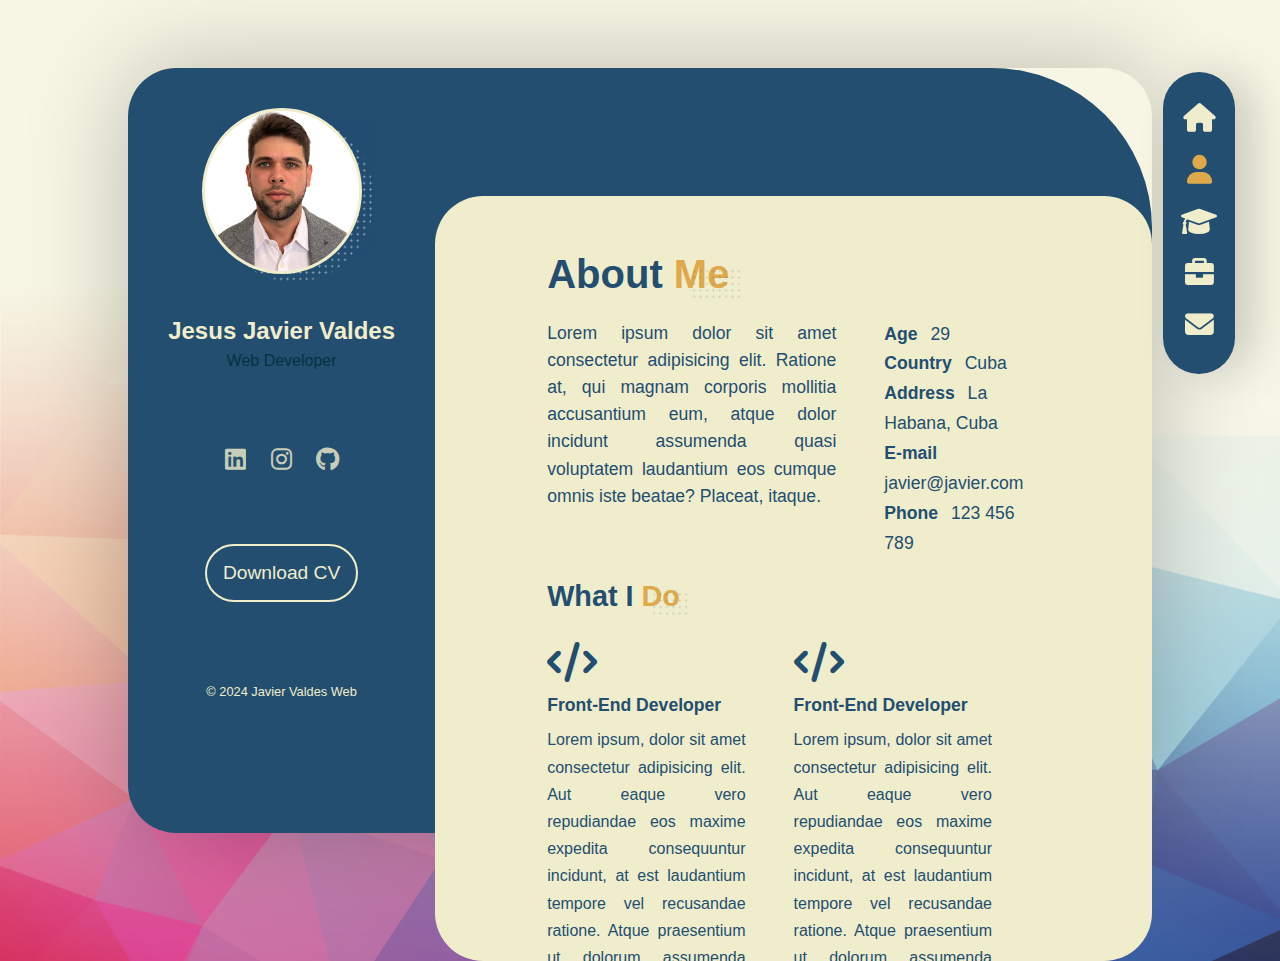
<file: aboutme.html>
<!DOCTYPE html>
<html lang="en">
  <head>
    <meta charset="UTF-8" />
    <meta http-equiv="X-UA-Compatible" content="ie=edge" />    	
    <meta name="viewport" content="width=device-width, initial-scale=1.0">

    
    <link
      rel="stylesheet"
      href="assets/fonts/fontawesome-free-6.1.2-web/css/all.min.css"
    />
    <link rel="stylesheet" href="assets/css/reset.css" />
    <link rel="stylesheet" href="assets/css/scroll.css" />
    <link rel="stylesheet" href="assets/css/style.css" />
    <link rel="stylesheet" href="assets/css/responsive.css">

     <!-- Scripts js -->
    <script src="assets/js/toggle-menu.js" defer></script>


    <title>About me</title>
  </head>

  <body>
    <!-- Main Layout -->
    <div class="layout">
      <!-- User info (Aside) -->
      <aside class="layout__aside">
        <section class="aside__user-info">
          <div class="user-info__general">
            <div class="user-info__container-img">
              <img
                class="user-info__img"
                src="assets/img/Profile.png"
                alt="Profile picture"
              />
            </div>
            <h2 class="user-info__name">Jesus Javier Valdes</h2>
            <h3 class="user-info__job">Web Developer</h3>
          </div>

          <!-- Navegation -->
          <nav class="aside__menu">
            <ul class="menu__list">
              <li class="menu__option">
                <a class="menu__link" href="index.html">
                  <i class="menu__icon fa-solid fa-house"></i>
                  <span class="menu__overlay">Home</span>
                </a>
              </li>

              <li class="menu__option">
                <a class="menu__link menu__link--active" href="aboutme.html">
                  <i class="menu__icon fa-solid fa-user"></i>
                  <span class="menu__overlay">About me</span>
                </a>
              </li>

              <li class="menu__option">
                <a class="menu__link" href="curriculum.html">
                  <i class="menu__icon fa-solid fa-graduation-cap"></i>
                  <span class="menu__overlay">Curriculum</span>
                </a>
              </li>

              <li class="menu__option">
                <a class="menu__link" href="portfolio.html">
                  <i class="menu__icon fa-solid fa-briefcase"></i>
                  <span class="menu__overlay">Portfolio</span>
                </a>
              </li>

              <!-- <li class="menu__option">
                <a class="menu__link" href="#">
                  <i class="menu__icon fa-solid fa-book"></i>
                  <span class="menu__overlay">Blog</span>
                </a>
              </li> -->

              <li class="menu__option">
                <a class="menu__link" href="contact.html">
                  <i class="menu__icon fa-solid fa-envelope"></i>
                  <span class="menu__overlay">Contact</span>
                </a>
              </li>
            </ul>
          </nav>

          <!-- Social bar -->
          <div class="user-info__social">
            <ul class="social__list">
              <li class="social__option">
                <a href="#" class="social__link">
                  <i class="social__icon fa-brands fa-linkedin"></i>
                </a>
              </li>

              <li class="social__option">
                <a href="#" class="social__link">
                  <i class="social__icon fa-brands fa-instagram"></i>
                </a>
              </li>

              <li class="social__option">
                <a href="#" class="social__link">
                  <i class="social__icon fa-brands fa-github"></i>
                </a>
              </li>
            </ul>
          </div>

          <!-- CV - Btn  -->
          <div class="user-info__btns">
            <a href="" class="user-info__btn">Download CV</a>
          </div>

          <!-- Footer -->
          <div class="user-info__footer">&copy 2024 Javier Valdes Web</div>
        </section>
      </aside>
 <!-- Menu Responsive -->
      <div class="layout__menu-toggle">
        <i class="menu-toggle__icon fa-solid fa-bars"></i>
        <i class="menu-toggle__icon fa-solid fa-xmark"></i>
      </div>
      <!-- Main - About Me -->
      <main class="layout__content">
        <section class="content__page content__about">
            <header class="about__header">
              <h1 class="about__title">
                About <span class="title__color">Me</span>
              </h1>
            </header>

          <!-- Personal info -->
          <section class="about__personal-info">
            <article class="personal-info__bio">
              <p class="personal-info__description">
                Lorem ipsum dolor sit amet consectetur adipisicing elit. Ratione
                at, qui magnam corporis mollitia accusantium eum, atque dolor
                incidunt assumenda quasi voluptatem laudantium eos cumque omnis
                iste beatae? Placeat, itaque.
              </p>
              <div class="personal-info__data">
                <ul class="personal-info__list">
                  <li class="personal-info__option">
                    <span class="personal-info__value">Age</span>
                    <span class="personal-info__key">29</span>
                  </li>

                  <li class="personal-info__option">
                    <span class="personal-info__value">Country</span>
                    <span class="personal-info__key">Cuba</span>
                  </li>

                  <li class="personal-info__option">
                    <span class="personal-info__value">Address</span>
                    <span class="personal-info__key">La Habana, Cuba</span>
                  </li>

                  <li class="personal-info__option">
                    <span class="personal-info__value">E-mail</span>
                    <span class="personal-info__key">javier@javier.com</span>
                  </li>

                  <li class="personal-info__option">
                    <span class="personal-info__value">Phone</span>
                    <span class="personal-info__key">123 456 789</span>
                  </li>
                </ul>
              </div>
            </article>
          </section>

          <!-- Services -->
          <section class="about__services">
            <header class="services__header">
                <h2 class="services__title">
                  What I <span class="title__color">Do</span>
                </h2>
              </header>

              <div class="services__container">
                <article class="services__service">
                  <div class="service__icon">
                    <i class="myicon fa-solid fa-code"></i>
                  </div>
                  <h3 class="service__title">Front-End Developer</h3>
                  <p class="service__description">
                    Lorem ipsum, dolor sit amet consectetur adipisicing elit. Aut eaque vero repudiandae eos maxime expedita consequuntur incidunt, at est laudantium tempore vel recusandae ratione. Atque praesentium ut dolorum assumenda aspernatur!
                  </p>
                </article>

                <article class="services__service">
                  <div class="service__icon">
                    <i class="myicon fa-solid fa-code"></i>
                  </div>
                  <h3 class="service__title">Front-End Developer</h3>
                  <p class="service__description">
                    Lorem ipsum, dolor sit amet consectetur adipisicing elit. Aut eaque vero repudiandae eos maxime expedita consequuntur incidunt, at est laudantium tempore vel recusandae ratione. Atque praesentium ut dolorum assumenda aspernatur!
                  </p>                  
                </article>

                <article class="services__service">
                  <div class="service__icon">
                    <i class="myicon fa-solid fa-code"></i>
                  </div>
                  <h3 class="service__title">Front-End Developer</h3>
                  <p class="service__description">
                    Lorem ipsum, dolor sit amet consectetur adipisicing elit. Aut eaque vero repudiandae eos maxime expedita consequuntur incidunt, at est laudantium tempore vel recusandae ratione. Atque praesentium ut dolorum assumenda aspernatur!
                  </p>
                </article>

                <article class="services__service">
                  <div class="service__icon">
                    <i class="myicon fa-solid fa-code"></i>
                  </div>
                  <h3 class="service__title">Front-End Developer</h3>
                  <p class="service__description">
                    Lorem ipsum, dolor sit amet consectetur adipisicing elit. Aut eaque vero repudiandae eos maxime expedita consequuntur incidunt, at est laudantium tempore vel recusandae ratione. Atque praesentium ut dolorum assumenda aspernatur!
                  </p>
                </article>
              </div>
            
              

            </article>
          </section>

        </section>
      </main>
    </div>
  </body>
</html>
</file>
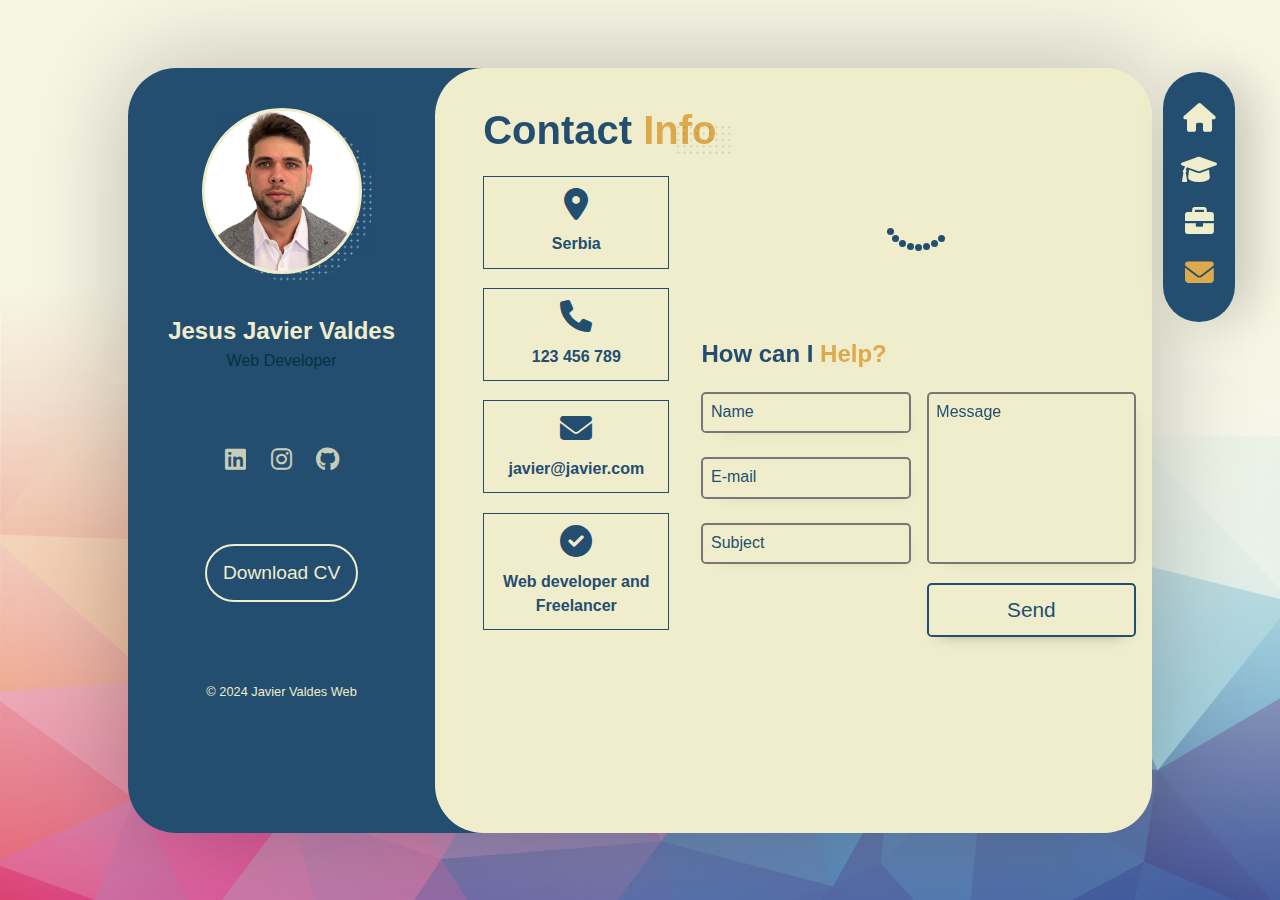
<file: contact.html>
<!DOCTYPE html>
<html lang="en">
  <head>
    <meta charset="UTF-8" />
    <meta name="viewport" content="width=device-width, initial-scale=1.0" />

    <meta http-equiv="X-UA-Compatible" content="ie=edge" />

    <link
      rel="stylesheet"
      href="assets/fonts/fontawesome-free-6.1.2-web/css/all.min.css"
    />
    <link rel="stylesheet" href="assets/css/reset.css" />
    <link rel="stylesheet" href="assets/css/scroll.css" />
    <link rel="stylesheet" href="assets/css/style.css" />
    <link rel="stylesheet" href="assets/css/spinner.css" />
    <link rel="stylesheet" href="assets/css/responsive.css" />

    <!-- Scripts js -->
    <script src="assets/js/toggle-menu.js" defer></script>
    <script src="assets/js/map.js" defer></script>

    <title>Contact</title>
  </head>

  <body>
    <!-- Main Layout -->
    <div class="layout">
      <!-- User info (Aside) -->
      <aside class="layout__aside">
        <section class="aside__user-info">
          <div class="user-info__general">
            <div class="user-info__container-img">
              <img
                class="user-info__img"
                src="assets/img/Profile.png"
                alt="Profile picture"
              />
            </div>
            <h2 class="user-info__name">Jesus Javier Valdes</h2>
            <h3 class="user-info__job">Web Developer</h3>
          </div>

          <!-- Navegation -->
          <nav class="aside__menu">
            <ul class="menu__list">
              <li class="menu__option">
                <a class="menu__link" href="index.html">
                  <i class="menu__icon fa-solid fa-house"></i>
                  <span class="menu__overlay">Home</span>
                </a>
              </li>

              <li class="menu__option">
                <a class="menu__link" href="curriculum.html">
                  <i class="menu__icon fa-solid fa-graduation-cap"></i>
                  <span class="menu__overlay">Curriculum</span>
                </a>
              </li>

              <li class="menu__option">
                <a class="menu__link" href="portfolio.html">
                  <i class="menu__icon fa-solid fa-briefcase"></i>
                  <span class="menu__overlay">Portfolio</span>
                </a>
              </li>

              <!-- <li class="menu__option">
                <a class="menu__link" href="#">
                  <i class="menu__icon fa-solid fa-book"></i>
                  <span class="menu__overlay">Blog</span>
                </a>
              </li> -->

              <li class="menu__option">
                <a class="menu__link menu__link--active" href="contact.html">
                  <i class="menu__icon fa-solid fa-envelope"></i>
                  <span class="menu__overlay">Contact</span>
                </a>
              </li>
            </ul>
          </nav>

          <!-- Social bar -->
          <div class="user-info__social">
            <ul class="social__list">
              <li class="social__option">
                <a href="#" class="social__link">
                  <i class="social__icon fa-brands fa-linkedin"></i>
                </a>
              </li>

              <li class="social__option">
                <a href="#" class="social__link">
                  <i class="social__icon fa-brands fa-instagram"></i>
                </a>
              </li>

              <li class="social__option">
                <a href="#" class="social__link">
                  <i class="social__icon fa-brands fa-github"></i>
                </a>
              </li>
            </ul>
          </div>

          <!-- CV - Btn  -->
          <div class="user-info__btns">
            <a href="" class="user-info__btn">Download CV</a>
          </div>

          <!-- Footer -->
          <div class="user-info__footer">&copy 2024 Javier Valdes Web</div>
        </section>
      </aside>
      <!-- Menu Responsive -->
      <div class="layout__menu-toggle">
        <i class="menu-toggle__icon fa-solid fa-bars"></i>
        <i class="menu-toggle__icon fa-solid fa-xmark"></i>
      </div>
      <!-- Main - Contact -->
      <main class="layout__content">
        <section class="content__page content__contact">
          <header class="contact__header">
            <h1 class="contact__title">
              Contact <span class="title__color">Info</span>
            </h1>
          </header>
          <div class="contact__container">
            <section class="contact__info">
              <div class="contact__data">
                <i class="data__icon fa-solid fa-location-dot"></i>
                <h3 class="data__title">Serbia</h3>
              </div>
              <div class="contact__data">
                <i class="data__icon fa-solid fa-phone"></i>
                <h3 class="data__title">123 456 789</h3>
              </div>
              <div class="contact__data">
                <i class="data__icon fa-solid fa-envelope"></i>
                <h3 class="data__title">javier@javier.com</h3>
              </div>
              <div class="contact__data">
                <i class="data__icon fa-solid fa-circle-check"></i>
                <h3 class="data__title">Web developer and Freelancer</h3>
              </div>
            </section>
            <section class="contact__form-container">
              <div class="contact__map" id="contact__map-loader">
                <div class="lds-roller">
                  <div></div>
                  <div></div>
                  <div></div>
                  <div></div>
                  <div></div>
                  <div></div>
                  <div></div>
                  <div></div>
                </div>
              </div>
              <header class="contact__form-header">
                <h2 class="form__title">
                  How can I <span class="title__color">Help?</span>
                </h2>
              </header>
              <form class="contact__form">
                <div class="form__left">
                  <div class="form__group">
                    <input
                      type="text"
                      name="name"
                      class="form__input"
                      placeholder="Name"
                      required
                    />
                    <label for="name" class="form__label">Name</label>
                  </div>
                  <div class="form__group">
                    <input
                      type="email"
                      name="email"
                      class="form__input"
                      placeholder="E-mail"
                      required
                    />
                    <label for="email" class="form__label">E-mail</label>
                  </div>
                  <div class="form__group">
                    <input
                      type="text"
                      name="subject"
                      class="form__input"
                      placeholder="Subject"
                      required
                    />
                    <label for="subject" class="form__label">Subject</label>
                  </div>
                </div>

                <div class="form__right">
                  <div class="form__group">
                    <textarea
                      name="message"
                      class="form__input form__input--textarea"
                      placeholder="Message"
                      required
                    ></textarea>
                    <label for="message" class="form__label">Message</label>
                  </div>
                  <input type="submit" value="Send" class="form__btn" />
                </div>
              </form>
            </section>
          </div>
        </section>
      </main>
    </div>
  </body>
</html>
</file>
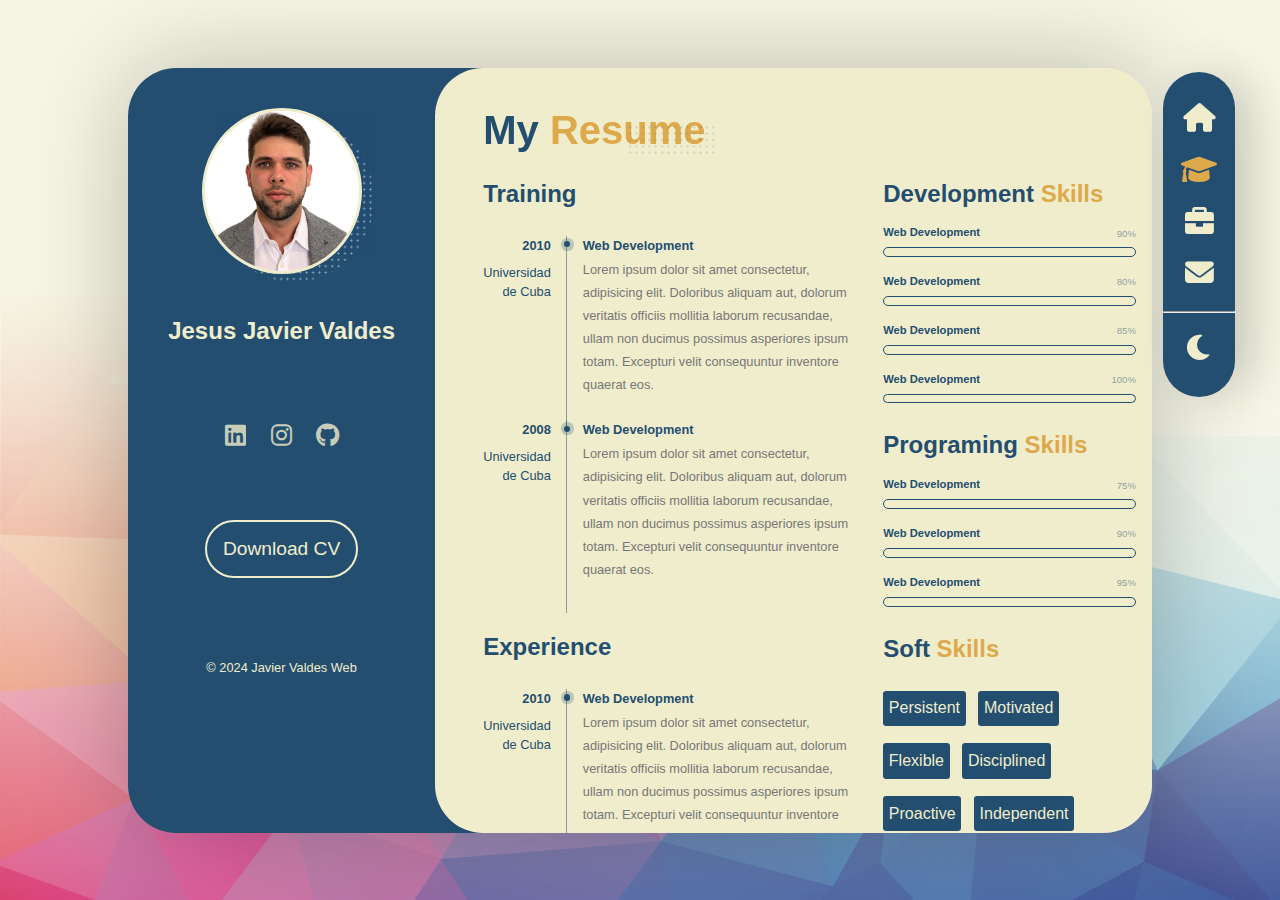
<file: curriculum.html>
<!DOCTYPE html>
<html lang="en">
  <head>
    <meta charset="UTF-8" />
    <meta name="viewport" content="width=device-width, initial-scale=1.0" />

    <meta http-equiv="X-UA-Compatible" content="ie=edge" />

    <link
      rel="stylesheet"
      href="assets/fonts/fontawesome-free-6.1.2-web/css/all.min.css"
    />
    <link rel="stylesheet" href="assets/css/reset.css" />
    <link rel="stylesheet" href="assets/css/scroll.css" />
    <link rel="stylesheet" href="assets/css/style.css" />
    <link rel="stylesheet" href="assets/css/responsive.css" />
    <!-- <link rel="stylesheet" href="assets/css/theme.css" /> -->

    <!-- Scripts js -->
    <!-- <script src="https://unpkg.com/scrollreveal"></script> -->
    <script src="assets/js/toggle-menu.js" defer></script>
    <script src="assets/js/bars.js"></script>

    <title>Curriculum</title>
  </head>

  <body data-dark>
    <!-- Main Layout -->
    <div class="layout">
      <!-- User info (Aside) -->
      <aside class="layout__aside">
        <section data-dark class="aside__user-info">
          <div class="user-info__general">
            <div class="user-info__container-img">
              <img
                class="user-info__img"
                src="assets/img/Profile.png"
                alt="Profile picture"
              />
            </div>
            <h2 class="user-info__name">Jesus Javier Valdes</h2>
          </div>

          <!-- Navegation -->
          <nav class="aside__menu">
            <ul class="menu__list">
              <li class="menu__option">
                <a class="menu__link" href="index.html">
                  <i class="menu__icon fa-solid fa-house"></i>
                  <span data-dark="" class="menu__overlay">Home</span>
                </a>
              </li>

              <li class="menu__option">
                <a class="menu__link menu__link--active" href="curriculum.html">
                  <i class="menu__icon fa-solid fa-graduation-cap"></i>
                  <span data-dark="" class="menu__overlay">Curriculum</span>
                </a>
              </li>

              <li class="menu__option">
                <a class="menu__link" href="portfolio.html">
                  <i class="menu__icon fa-solid fa-briefcase"></i>
                  <span data-dark="" class="menu__overlay">Portfolio</span>
                </a>
              </li>

              <!-- <li class="menu__option">
                <a class="menu__link" href="#">
                  <i class="menu__icon fa-solid fa-book"></i>
                  <span class="menu__overlay">Blog</span>
                </a>
              </li> -->

              <li class="menu__option">
                <a class="menu__link" href="contact.html">
                  <i class="menu__icon fa-solid fa-envelope"></i>
                  <span data-dark="" class="menu__overlay">Contact</span>
                </a>
              </li>

              <hr class="manu__separator" />

              <li class="menu__option">
                <a class="menu__btn--theme" href="#">
                  <i class="menu__icon fa-solid fa-moon"></i>
                </a>
              </li>
            </ul>
          </nav>

          <!-- Social bar -->
          <div class="user-info__social">
            <ul class="social__list">
              <li class="social__option">
                <a href="#" class="social__link">
                  <i class="social__icon fa-brands fa-linkedin"></i>
                </a>
              </li>

              <li class="social__option">
                <a href="#" class="social__link">
                  <i class="social__icon fa-brands fa-instagram"></i>
                </a>
              </li>

              <li class="social__option">
                <a href="#" class="social__link">
                  <i class="social__icon fa-brands fa-github"></i>
                </a>
              </li>
            </ul>
          </div>

          <!-- CV - Btn  -->
          <div class="user-info__btns">
            <a href="" class="user-info__btn">Download CV</a>
          </div>

          <!-- Footer -->
          <div class="user-info__footer">&copy 2024 Javier Valdes Web</div>
        </section>
      </aside>

      <!-- Menu Responsive -->
      <div class="layout__menu-toggle">
        <i class="menu-toggle__icon fa-solid fa-bars"></i>
        <i class="menu-toggle__icon fa-solid fa-xmark"></i>
      </div>

      <!-- Main - Curriculum -->
      <main class="layout__content">
        <section class="content__page content__curriculum">
          <header class="curriculum__header">
            <h1 class="curriculum__title">
              My <span class="title__color">Resume</span>
            </h1>
          </header>

          <div class="curriculum__container">
            <!------------------------LEFT----------------------------------------------->
            <section class="curriculum__left">
              <!-- -------------------LEFT TRAINING----------------------------------->
              <div class="left__training">
                <header class="training__header">
                  <h2 class="training__title">Training</h2>
                </header>
                <!-- ------------------Timeline - 1 ----------------------->
                <article class="training__timeline">
                  <header class="timeline__header">
                    <h4 class="timeline__year">2010</h4>
                    <span class="timeline__location">Universidad de Cuba</span>
                  </header>
                  <div class="timeline__separator"></div>

                  <div class="timeline__content">
                    <h3 class="timeline__title">Web Development</h3>
                    <p class="timeline__description">
                      Lorem ipsum dolor sit amet consectetur, adipisicing elit.
                      Doloribus aliquam aut, dolorum veritatis officiis mollitia
                      laborum recusandae, ullam non ducimus possimus asperiores
                      ipsum totam. Excepturi velit consequuntur inventore
                      quaerat eos.
                    </p>
                  </div>
                </article>
                <!-- ------------------Timeline - 2 --------------------- -->
                <article class="training__timeline">
                  <header class="timeline__header">
                    <h4 class="timeline__year">2008</h4>
                    <span class="timeline__location">Universidad de Cuba</span>
                  </header>
                  <div class="timeline__separator"></div>
                  <div class="timeline__content">
                    <h3 class="timeline__title">Web Development</h3>
                    <p class="timeline__description">
                      Lorem ipsum dolor sit amet consectetur, adipisicing elit.
                      Doloribus aliquam aut, dolorum veritatis officiis mollitia
                      laborum recusandae, ullam non ducimus possimus asperiores
                      ipsum totam. Excepturi velit consequuntur inventore
                      quaerat eos.
                    </p>
                  </div>
                </article>
              </div>
              <!-- -------------------LEFT EXPERIENCE--------------------------------->
              <div class="left__experince">
                <header class="experience__header">
                  <h2 class="experience__title">Experience</h2>
                </header>
                <!-- ------------------Timeline - 1 ----------------------->
                <article class="experience__timeline">
                  <header class="timeline__header">
                    <h4 class="timeline__year">2010</h4>
                    <span class="timeline__location">Universidad de Cuba</span>
                  </header>
                  <div class="timeline__separator"></div>
                  <div class="timeline__content">
                    <h3 class="timeline__title">Web Development</h3>
                    <p class="timeline__description">
                      Lorem ipsum dolor sit amet consectetur, adipisicing elit.
                      Doloribus aliquam aut, dolorum veritatis officiis mollitia
                      laborum recusandae, ullam non ducimus possimus asperiores
                      ipsum totam. Excepturi velit consequuntur inventore
                      quaerat eos.
                    </p>
                  </div>
                </article>
                <!-- ------------------Timeline - 2 --------------------- -->
                <article class="experience__timeline">
                  <header class="timeline__header">
                    <h4 class="timeline__year">2008</h4>
                    <span class="timeline__location">Universidad de Cuba</span>
                  </header>
                  <div class="timeline__separator"></div>
                  <div class="timeline__content">
                    <h3 class="timeline__title">Web Development</h3>
                    <p class="timeline__description">
                      Lorem ipsum dolor sit amet consectetur, adipisicing elit.
                      Doloribus aliquam aut, dolorum veritatis officiis mollitia
                      laborum recusandae, ullam non ducimus possimus asperiores
                      ipsum totam. Excepturi velit consequuntur inventore
                      quaerat eos.
                    </p>
                  </div>
                </article>
              </div>
            </section>
            <!------------------------RIGHT---------------------------------------------->
            <section class="curriculum__right">
              <!-- DEV-Skills -->
              <div class="right__dev-skills">
                <header class="dev-skills__header">
                  <h2 class="dev-skills__title">
                    Development <span class="title__color">Skills</span>
                  </h2>
                </header>
                <!-- Skill - 1 -->
                <article class="dev-skills__skill">
                  <div class="skill__container">
                    <h4 class="skill__title">Web Development</h4>
                    <span class="skill__indicator">90%</span>
                  </div>
                  <div class="skill__prgressbar-container">
                    <div
                      class="skill__progressbar skill__progressbar--p1"
                    ></div>
                  </div>
                </article>
                <!-- Skill - 2 -->
                <article class="dev-skills__skill">
                  <div class="skill__container">
                    <h4 class="skill__title">Web Development</h4>
                    <span class="skill__indicator">80%</span>
                  </div>
                  <div class="skill__prgressbar-container">
                    <div
                      class="skill__progressbar skill__progressbar--p2"
                    ></div>
                  </div>
                </article>
                <!-- Skill - 3 -->
                <article class="dev-skills__skill">
                  <div class="skill__container">
                    <h4 class="skill__title">Web Development</h4>
                    <span class="skill__indicator">85%</span>
                  </div>
                  <div class="skill__prgressbar-container">
                    <div
                      class="skill__progressbar skill__progressbar--p3"
                    ></div>
                  </div>
                </article>
                <!-- Skill - 4 -->
                <article class="dev-skills__skill">
                  <div class="skill__container">
                    <h4 class="skill__title">Web Development</h4>
                    <span class="skill__indicator">100%</span>
                  </div>
                  <div class="skill__prgressbar-container">
                    <div
                      class="skill__progressbar skill__progressbar--p4"
                    ></div>
                  </div>
                </article>
              </div>
              <!-- CODE-Skills -->
              <div class="right__code-skills">
                <header class="code-skills__header">
                  <h2 class="code-skills__title">
                    Programing <span class="title__color">Skills</span>
                  </h2>
                </header>
                <!-- Skill - 1 -->
                <article class="code-skills__skill">
                  <div class="skill__container">
                    <h4 class="skill__title">Web Development</h4>
                    <span class="skill__indicator">75%</span>
                  </div>
                  <div class="skill__prgressbar-container">
                    <div
                      class="skill__progressbar skill__progressbar--p5"
                    ></div>
                  </div>
                </article>
                <!-- Skill - 2 -->
                <article class="code-skills__skill">
                  <div class="skill__container">
                    <h4 class="skill__title">Web Development</h4>
                    <span class="skill__indicator">90%</span>
                  </div>
                  <div class="skill__prgressbar-container">
                    <div
                      class="skill__progressbar skill__progressbar--p6"
                    ></div>
                  </div>
                </article>
                <!-- Skill - 3 -->
                <article class="dev-skills__skill">
                  <div class="skill__container">
                    <h4 class="skill__title">Web Development</h4>
                    <span class="skill__indicator">95%</span>
                  </div>
                  <div class="skill__prgressbar-container">
                    <div
                      class="skill__progressbar skill__progressbar--p7"
                    ></div>
                  </div>
                </article>
              </div>
              <!-- SOFT SKILLS -->
              <div class="right__soft-skills">
                <header class="soft-skills__header">
                  <h2 class="soft-skills__title">
                    Soft <span class="title__color">Skills</span>
                  </h2>
                </header>
                <div class="soft-skills__container">
                  <ul class="soft-skills__list">
                    <li class="soft-skills__skill">Persistent</li>
                    <li class="soft-skills__skill">Motivated</li>
                    <li class="soft-skills__skill">Flexible</li>
                    <li class="soft-skills__skill">Disciplined</li>
                    <li class="soft-skills__skill">Proactive</li>
                    <li class="soft-skills__skill">Independent</li>
                    <li class="soft-skills__skill">Assertive communication</li>
                    <li class="soft-skills__skill">“Can-do” attitude</li>
                    <li class="soft-skills__skill">Willingness to learn</li>
                    <li class="soft-skills__skill">Technical Report Writing</li>
                    <li class="soft-skills__skill">Support</li>
                  </ul>
                </div>
              </div>
            </section>
          </div>
          <!------------------------DOWN---------------------------------------------->
          <section class="curriculum__certificates">
            <header class="certificates__header">
              <h2 class="certificates__title">Certificates</h2>
            </header>
            <div class="certificates__container">
              <!-- 1 -->
              <article class="certificates__certificate">
                <div class="certificate__logo">
                  <img
                    src="assets/img/certificado-1.png"
                    alt="first-certificate"
                    class="certificate__img"
                  />
                </div>
                <div class="certificate__content">
                  <h3 class="certificate__title">HTML5, CSS3 and JavaScript</h3>
                  <span class="certificate__id">ID Verification: 123456 </span>
                  <span class="certificate__date">Date: June,10-2023 </span>
                  <!-- TE AMO!!! -->
                </div>
              </article>
              <!-- 2 -->
              <article class="certificates__certificate">
                <div class="certificate__logo">
                  <img
                    src="assets/img/certificado-1.png"
                    alt="first-certificate"
                    class="certificate__img"
                  />
                </div>
                <div class="certificate__content">
                  <h3 class="certificate__title">HTML5, CSS3 and JavaScript</h3>
                  <span class="certificate__id">ID Verification: 123456 </span>
                  <span class="certificate__date">Date: June,10-2023 </span>
                  <!-- TE AMO!!! -->
                </div>
              </article>
            </div>
          </section>
        </section>
      </main>
    </div>
    <!-- <script src="assets/js/reveal.js"></script> -->
    <!-- Scripts -->
    <script type="module" src="assets/js/app.js" defer></script>
  </body>
</html>
</file>
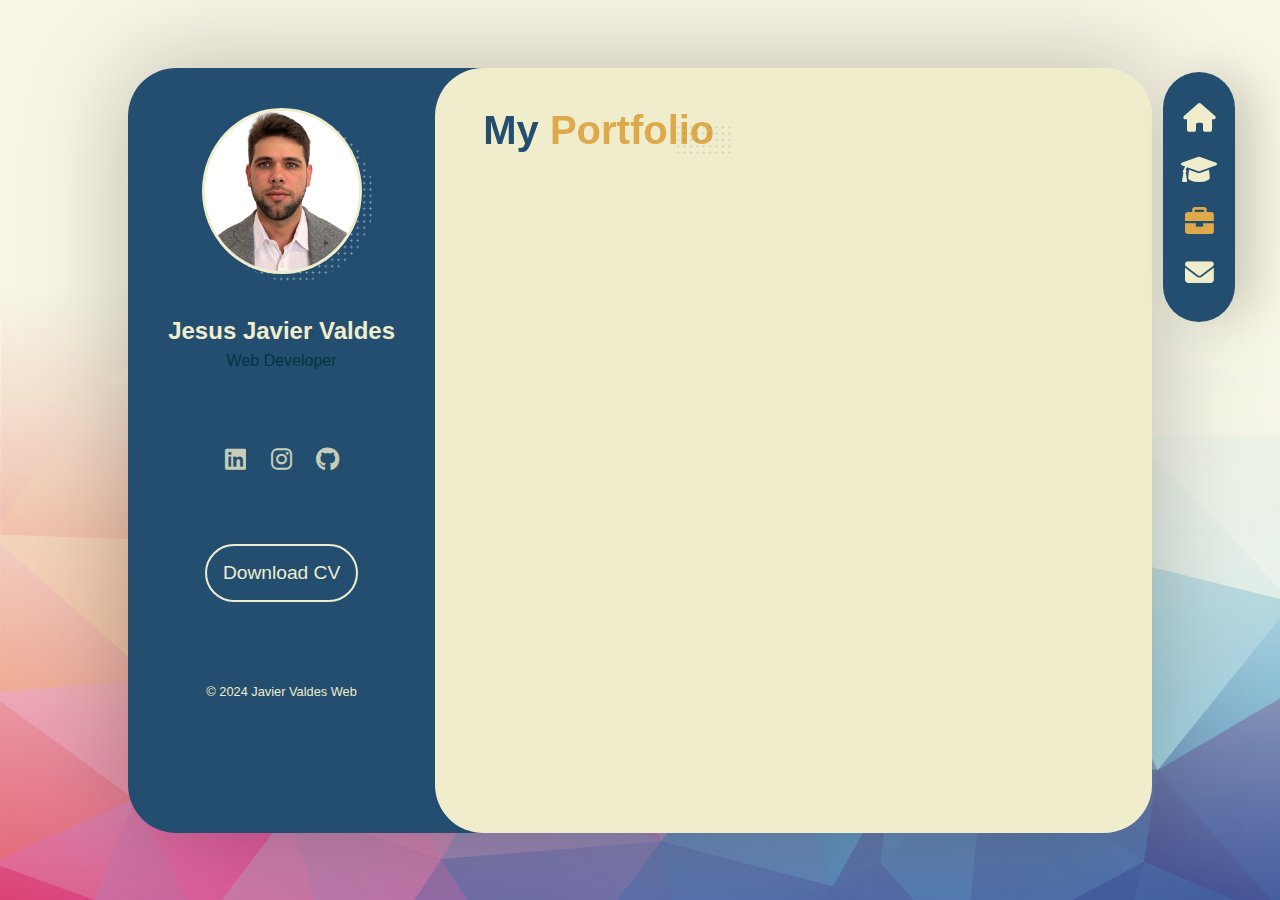
<file: portfolio.html>
<!DOCTYPE html>
<html lang="en">
  <head>
    <meta charset="UTF-8" />
        <meta name="viewport" content="width=device-width, initial-scale=1.0, maximum-scale=1.0, user-scalable=no">

    
    <link
      rel="stylesheet"
      href="assets/fonts/fontawesome-free-6.1.2-web/css/all.min.css"
    />
    <link rel="stylesheet" href="assets/css/reset.css" />
    <link rel="stylesheet" href="assets/css/scroll.css" />
    <link rel="stylesheet" href="assets/css/style.css" />
    <link rel="stylesheet" href="assets/css/responsive.css" />

     <!-- Scripts js -->
    <script src="assets/js/toggle-menu.js" defer></script>


    <title>Portfolio</title>
  </head>

  <body>
    <!-- Main Layout -->
    <div class="layout">
      <!-- User info (Aside) -->
      <aside class="layout__aside">
        <section class="aside__user-info">
          <div class="user-info__general">
            <div class="user-info__container-img">
              <img
                class="user-info__img"
                src="assets/img/Profile.png"
                alt="Profile picture"
              />
            </div>
            <h2 class="user-info__name">Jesus Javier Valdes</h2>
            <h3 class="user-info__job">Web Developer</h3>
          </div>

          <!-- Navegation -->
          <nav class="aside__menu">
            <ul class="menu__list">
              <li class="menu__option">
                <a class="menu__link" href="index.html">
                  <i class="menu__icon fa-solid fa-house"></i>
                  <span class="menu__overlay">Home</span>
                </a>
              </li>

              <li class="menu__option">
                <a class="menu__link" href="curriculum.html">
                  <i class="menu__icon fa-solid fa-graduation-cap"></i>
                  <span class="menu__overlay">Curriculum</span>
                </a>
              </li>

              <li class="menu__option">
                <a class="menu__link menu__link--active" href="portfolio.html">
                  <i class="menu__icon fa-solid fa-briefcase"></i>
                  <span class="menu__overlay">Portfolio</span>
                </a>
              </li>

              <!-- <li class="menu__option">
                <a class="menu__link" href="#">
                  <i class="menu__icon fa-solid fa-book"></i>
                  <span class="menu__overlay">Blog</span>
                </a>
              </li> -->

              <li class="menu__option">
                <a class="menu__link" href="contact.html">
                  <i class="menu__icon fa-solid fa-envelope"></i>
                  <span class="menu__overlay">Contact</span>
                </a>
              </li>
            </ul>
          </nav>

          <!-- Social bar -->
          <div class="user-info__social">
            <ul class="social__list">
              <li class="social__option">
                <a href="#" class="social__link">
                  <i class="social__icon fa-brands fa-linkedin"></i>
                </a>
              </li>

              <li class="social__option">
                <a href="#" class="social__link">
                  <i class="social__icon fa-brands fa-instagram"></i>
                </a>
              </li>

              <li class="social__option">
                <a href="#" class="social__link">
                  <i class="social__icon fa-brands fa-github"></i>
                </a>
              </li>
            </ul>
          </div>

          <!-- CV - Btn  -->
          <div class="user-info__btns">
            <a href="" class="user-info__btn">Download CV</a>
          </div>

          <!-- Footer -->
          <div class="user-info__footer">&copy 2024 Javier Valdes Web</div>
        </section>
      </aside>
 <!-- Menu Responsive -->
      <div class="layout__menu-toggle">
        <i class="menu-toggle__icon fa-solid fa-bars"></i>
        <i class="menu-toggle__icon fa-solid fa-xmark"></i>
      </div>
      <!-- Main - Contact -->
      <main class="layout__content">
        <section class="content__page content__contact">
            <header class="contact__header">
              <h1 class="contact__title">
                My <span class="title__color">Portfolio</span>
              </h1>
            </header>

         
      </main>
    </div>
  </body>
</html>
</file>
<file: assets/css/scroll.css>
/* Scrollbar - Chrome*/

:root {
  --color-scrollbar: rgba(35, 79, 112, 0.7);
}

.content__page::-webkit-scrollbar {
  width: 2rem;
  background-color: transparent;
  /* transition: all 300ms ease-in-out; */
}

.content__page::-webkit-scrollbar-thumb {
  border: 0.8rem solid transparent;
  box-shadow: none;
  border-radius: 1rem;
}
/* Hover to SHOW the scrollbar */
.content__page:hover::-webkit-scrollbar-thumb {
  box-shadow: inset 0 0 0 10px var(--color-scrollbar);
}
/* Hover to CHANGE the scrollbar */
.content__page::-webkit-scrollbar-thumb:hover {
  box-shadow: inset 0 0 0 10px var(--main-color);
  border: 0.7rem solid transparent;
  transition: all 300ms ease-in-out;
}
.content__page::-webkit-scrollbar-track {
  background-color: transparent;
  margin: 2rem 0;
}

/* Layout */
/* ---------------------------------------------------------- */
.layout__aside::-webkit-scrollbar {
  width: 2rem;
  background-color: var(--main-color);
  /* transition: all 300ms ease-in-out; */
}

.layout__aside::-webkit-scrollbar-thumb {
  border: 0.8rem solid transparent;
  box-shadow: none;
  border-radius: 1rem;
}
/* Hover to SHOW the scrollbar */
.layout__aside:hover::-webkit-scrollbar-thumb {
  box-shadow: inset 0 0 0 10px var(--color-background-scrollbar);
}
/* Hover to CHANGE the scrollbar */
.layout__aside::-webkit-scrollbar-thumb:hover {
  box-shadow: inset 0 0 0 10px var(--color-background-scrollbar);
  border: 0.75rem solid transparent;
  /* transition: all 300ms ease-in-out; */
}
.layout__aside::-webkit-scrollbar-track {
  background-color: transparent;
  margin: 2rem 0;
}

/* Scrollbar - Mozila Firefox*/

.content__page {
  scrollbar-width: initial;
  scrollbar-color: var(--color-scrollbar) transparent;
}
</file>
<file: assets/css/style.css>
/* CUSTOM PROPERTIES */
:root {
  --main-color: #234e70;
  --main-dark-color: #343148;
  --main-alpha-color: rgba(35, 79, 112, 0.5);
  --second-color: #f0edcc;
  --second-alpha-color: rgba(240, 237, 204, 0.5);
  --third-color: #d4b996;
  --night-color: #00203f;

  --white-color: #fff;
  --gray-color: #777;

  --black-color: #000;
  --transparent-color: transparent;

  --main-background: linear-gradient(135deg, #f5f7fa 0%, #c3cfe2 100%);

  --link-color: #444;
  --text-color: #02343f;
  --icon-color: #dda94b;
  --element__color: #d3d3d3;

  /* --font: "Philosopher", sans-serif; */
  /* --max-width: 1400px; */
  /* --header-height: 4rem; */
}

/* General Styles */
body {
  font-family: "Poppins", Helvetica, sans-serif;
  color: var(--main-color);
  /* overflow: hidden; */
}

h1,
h2,
h3,
h4,
h5,
h6 {
  /* color: var(--main-color); */
}

/* MAIN STYLES */
/* ------------------------------------------------------- */

body {
  background-image: url(../img/fondo2.png);
  background-color: var(--second-alpha-color);
  background-size: cover;
  background-repeat: no-repeat;
  background-position: center;
  overflow: auto;
}

.layout {
  /* position: relative; */
  max-width: 80%;
  height: 85vh;
  margin: 7.5vh auto;
  display: grid;
  grid-template-areas: "aside content";
  grid-template-columns: 30% 70%;

  /* Shadow */
  border-radius: 3rem;
  box-shadow: 0 0 100px rgba(0, 0, 0, 0.25);

  /* border: 1px solid rgba(0, 0, 0, 0.25); */
}

/* ASIDE STYLES*/
/* -------------------------------------------------------- */

.layout__aside {
  grid-area: aside;
  border-radius: 3rem 0 0 3rem;
  overflow: auto;
  overflow-x: hidden;
}

.aside__user-info {
  display: flex;
  flex-direction: column;
  text-align: center;
  align-items: center;
  min-height: 100%;
  width: 100%;
  background-color: var(--main-color);
  color: var(--second-color);
  gap: 4rem;
}

.user-info__container-img {
  position: relative;
  display: inline-block;
  width: 10rem;
  margin-top: 2.5rem;
  z-index: 1;
}

.user-info__img {
  background-color: var(--white-color);
  border: 3.5px solid var(--second-color);
  border-radius: 50%;
}
/* Shadow */
.user-info__container-img::after {
  content: "";
  position: absolute;
  top: 0.5rem;
  left: 0.8rem;
  z-index: -1;
  width: 100%;
  height: 100%;
  background-image: -webkit-repeating-radial-gradient(
    center center,
    #fff,
    #fff 1px,
    transparent 0,
    transparent 100%
  );
  background-size: 0.4rem 0.4rem;
  border-radius: 50%;
  opacity: 0.4;
}

.user-info__name {
  color: var(--second-color);
  margin-top: 2rem;
}

.user-info__job {
  color: var(--text-color);
  font-weight: 100;
}

/* NAVEGATION MENU */
/* -------------------------------------------------------------- */
.aside__menu {
  /* display: block; */
  position: fixed;
  top: 8vh;
  right: 3.5%;
  background-color: var(--transparent-color);
}

.menu__list {
  position: relative;
  width: 4.5rem;
  height: 100%;
  padding: 2rem 0;
  border-radius: 5rem;
  box-shadow: 20px 0px 50px -5px rgba(0, 0, 0, 0.2);
  background-color: var(--main-color);
  display: flex;
  flex-direction: column;
  gap: 1.3rem;
}

.menu__option {
  width: 100%;
  text-align: center;
}

.menu__option:hover .menu__icon,
.menu__link--active .menu__icon {
  color: var(--icon-color);
}
.menu__option:hover .menu__overlay {
  opacity: 1;
  right: 105%;
}
.menu__icon {
  color: var(--second-color);
  font-size: 1.8rem;
}

.menu__overlay {
  /* display: none; */
  position: absolute;
  right: 0;
  display: block;
  background-color: var(--main-color);
  border-radius: 1.5rem;
  white-space: nowrap;
  padding: 0.3rem 1rem;
  margin-top: -2rem;
  opacity: 0;
  transition: all 300ms ease-in-out;
}

/* ---------------------------------------------------------------- */

.social__list {
  display: flex;
  flex-direction: row;
  gap: 0.2rem;
}

.social__option {
  width: 2.7rem;
  height: 2.7rem;
  font-size: 1.5rem;
  line-height: 2.9rem;
  opacity: 0.8;
  border-radius: 50%;
  transition: background 300ms ease-in-out, transform 300ms;
}
.social__option:hover {
  transform: scale(1.1);
  opacity: 1;
}

.user-info__btns {
  width: 50%;
  font-size: 1.2rem;
  border: 2px solid var(--second-color);
  border-radius: 2rem;
  padding: 0.8rem 0;
  transition: background 300ms ease-in-out;
  cursor: pointer;
}
.user-info__btns:hover {
  background: var(--second-color);
  color: var(--main-color);
  border: 2px solid var(--main-color);
  box-shadow: 0px 0px 10px 5px rgba(255, 255, 255, 0.1);
}

.user-info__btn {
  display: inline-block;
  width: 100%;
}

.user-info__footer {
  font-size: 0.8rem;
  margin-top: 1rem;
}

/* CONTENT - GENERAL */
/* ---------------------------------------------------- */

.layout__content {
  grid-area: content;
  height: 85vh;
  background-color: var(--main-color);
  border-radius: 0 10rem 10rem 0;
}

.content__page {
  height: 100%;
  background-color: var(--second-color);
  border-radius: 3rem;
  overflow-y: auto;
}

.page__header {
  display: flex;
  position: relative;
  justify-content: space-between;
  justify-items: start;
  margin: 1rem 3rem 0rem 4rem;
}

.header__elem {
  font-size: 2rem;
  font-weight: bold;
}

.elem__size {
  position: absolute;
  top: -0.8rem;
  left: -1.5rem;
  font-size: 3.2rem;
  font-style: italic;
}

.elem__color {
  color: var(--icon-color);
}
.page__main {
  display: flex;
  flex-direction: row;
  width: 100%;
  height: 90%;
  align-items: center;
  justify-content: center;
  gap: 2rem;
  padding-left: 2rem;
}

.page__svg {
  display: block;
  width: 50%;
  /* flex-basis: 50%; */
}

.scroll__icon {
  position: absolute;
  top: 80vh;
  left: 85%;
  font-size: 2rem;
}
.about__svg {
  display: flex;
  width: 100%;
  justify-content: right;
  margin-bottom: 1rem;
}
.about__svg svg {
  width: 60%;
}

#ball-1 {
  animation: flotate 4.5s ease-in-out infinite;
}
#ball-p_1 {
  animation: flotate 5.5s ease-in-out infinite;
}

#ball-2 {
  animation: flotate 4s ease-in-out infinite;
}
#ball-p_2 {
  animation: flotate 6s ease-in-out infinite;
}

#ball-3 {
  animation: flotate 6s linear infinite;
}
#ball-p_3 {
  animation: flotate 3s ease-in-out infinite;
}

#planet {
  animation: flotatePlanet 20s linear infinite;
}

.page__description {
  width: 50%;
}

.description__title {
  font-size: 2rem;
}
.description__text {
  font-size: 1.2rem;
  line-height: 1.7;
}

.content__about {
  margin-top: 8rem;
  padding: 3rem 7rem;
}
.description__about-text {
  font-size: 1.2rem;
  line-height: 1.8;
  margin-bottom: 1rem;
}

@keyframes flotate {
  0% {
    transform: translateY(0);
  }

  50% {
    transform: translateY(4.5rem);
  }
  100% {
    transform: translateY(0);
  }
}
@keyframes flotatePlanet {
  0% {
    transform: translateY(0);
  }

  50% {
    transform: translateY(6.5rem);
  }

  100% {
    transform: translateY(0);
  }
}

/* GENERAL

  - CURRICULUM
  - CONTACT

---------------------------------------------------------------
*/

.content__curriculum,
.content__contact {
  display: block;
  height: inherit;
  overflow: auto;
  padding: 2rem 1rem 5rem 3rem;
}

.about__header,
.curriculum__header,
.contact__header,
.portfolio__header {
  margin-bottom: 1rem;
}

.about__title,
.services__title,
.curriculum__title,
.contact__title,
.portfolio__title {
  position: relative;
  font-size: 2.5rem;
}
.about__title::after,
.services__title::after {
  position: absolute;
  top: 1.5rem;
  left: 9rem;
  display: inline-block;
  content: " ";
  width: 3.2rem;
  height: 2rem;
  background-image: -webkit-repeating-radial-gradient(
    center center,
    var(--main-color),
    var(--main-color) 1px,
    transparent 0px,
    transparent 100%
  );
  background-size: 0.4rem 0.4rem;
  opacity: 0.15;
}

.title__color {
  color: var(--icon-color);
}
/* -------------------------------------------------------END---------------------------------------------------------- */
/* ABOUT ME - Personal Info */
.personal-info__bio {
  display: flex;
  flex-direction: row;
  gap: 3rem;
  width: 100%;
  margin-bottom: 1rem;
}

.personal-info__description {
  flex-basis: 65%;
  font-size: 1.1rem;
  text-align: justify;
}

.personal-info__data {
  flex-basis: 35%;
  font-size: 1.1rem;
  line-height: 1.7;
}

.personal-info__value {
  color: var(--main-color);
  font-weight: 600;
  margin-right: 0.5rem;
}

/* ABOUT ME - Services */
.services__container {
  display: flex;
  flex-direction: row;
  flex-wrap: wrap;
  gap: 3rem;
  width: 100%;
}

.services__service {
  flex-basis: calc(50% - 3rem);
  margin-top: 1rem;
}

.services__header {
  margin-bottom: 0.5rem;
}

.services__title {
  position: relative;
  font-size: 1.8rem;
}

.service__title {
  font-size: 1.1rem;
  margin-bottom: 0.5rem;
}

.services__title::after {
  position: absolute;
  top: 1rem;
  left: 6.5rem;
  display: inline-block;
  content: "";
  width: 2.5rem;
  height: 1.7rem;
  background-image: -webkit-repeating-radial-gradient(
    center center,
    var(--main-color),
    var(--main-color) 1px,
    transparent 0px,
    transparent 100%
  );
  background-size: 0.4rem 0.4rem;
}

.service__icon {
  margin-bottom: 0.5rem;
}
.myicon {
  color: var(--main-color);
  font-size: 2.5rem;
}

.service__description {
  text-align: justify;
}

/* CURRICULUM */

/* CURRICULUM - Shadow */

.curriculum__title::after {
  position: absolute;
  top: 1.5rem;
  left: 9rem;
  display: inline-block;
  content: "";
  width: 5.5rem;
  height: 2rem;
  background-image: -webkit-repeating-radial-gradient(
    center center,
    var(--main-color),
    var(--main-color) 1px,
    transparent 0px,
    transparent 100%
  );
  background-size: 0.4rem 0.4rem;
  opacity: 0.15;
}

.curriculum__container {
  display: flex;
  width: 100%;
  flex-direction: row;
  gap: 2.1rem;
}

/* CURRICULUM - Left Side (Formation, Experience, ... */

.curriculum__left {
  flex-basis: 58%;
}

.left__training,
.left__experience {
  margin-bottom: 3rem;
}

.training__timeline,
.experience__timeline {
  position: relative;
  display: flex;
  flex-direction: row;
  gap: 2rem;
  margin: 1.5rem 0;
}

.timeline__header {
  text-align: right;
}

.timeline__year {
  font-weight: bolder;
  margin-bottom: 0.5rem;
}

.timeline__location {
  display: block;
  font-weight: lighter;
  font-size: 0.8rem;
  line-height: 1.5;
  color: var(--subtitle-color);
}

.timeline__title {
  font-size: 0.8rem;
  font-weight: bolder;
  margin-bottom: 0.2rem;
}

.timeline__description {
  font-size: 0.8rem;
  line-height: 1.8;
  color: var(--gray-color);
}

/* Divider */

.timeline__separator {
  position: absolute;
  top: 0;
  left: 5.2rem;
  bottom: -2rem;
  width: 1px;
  background-color: var(--main-alpha-color);
}
.timeline__separator::before {
  content: " ";
  position: absolute;
  top: 0.15rem;
  left: -0.35rem;
  width: 0.8rem;
  height: 0.8rem;
  background-color: var(--main-color);
  border-radius: 50%;
  opacity: 0.25;
}
.timeline__separator::after {
  content: " ";
  position: absolute;
  top: 0.35rem;
  left: -0.16rem;
  width: 0.4rem;
  height: 0.4rem;
  background-color: var(--main-color);
  border-radius: 50%;
  border: 1px solid var(--background-color);
  opacity: 1;
}
/* CURRICULUM - Right Side (Formation, Experience, ... */

.curriculum__right {
  flex-basis: 40%;
  width: 100%;
  display: flex;
  flex-direction: column;
  gap: 0.5rem;
}

.dev-skills__header,
.code-skills__header {
  margin-bottom: 0.8rem;
}

.dev-skills__skill,
.code-skills__skill {
  display: flex;
  flex-direction: column;
  margin-bottom: 1rem;
  gap: 0.4rem;
}

.skill__container {
  display: flex;
  flex-direction: row;
  justify-content: space-between;
  align-items: end;
}

.skill__title {
  font-size: 0.7rem;
  line-height: 1.5;
}

.skill__indicator {
  font-size: 0.6rem;
  line-height: 1.5;
  color: var(--main-alpha-color);
}

.skill__prgressbar-container {
  width: 100%;
  height: 0.6rem;
  border: 1px solid var(--main-color);
  border-radius: 1rem;
}

.skill__progressbar {
  opacity: 1;
  height: 0.5rem;
  background-color: var(--main-color);
  border: 2px solid var(--second-color);
  border-radius: 1rem;
  transform: scaleX(0);
}

.skill__progressbar--p1 {
  width: 90%;
  /* transform: scaleX(1); */
  transition: transform 1s ease-in-out;
}
.skill__progressbar--p2 {
  width: 80%;
  /* transform: scaleX(1); */
  transition: transform 1.5s ease-in-out;
}
.skill__progressbar--p3 {
  width: 85%;
  /* transform: scaleX(1); */
  transition: transform 2s ease-in-out;
}
.skill__progressbar--p4 {
  width: 100%;
  /* transform: scaleX(1); */
  transition: transform 2.5s ease-in-out;
}
.skill__progressbar--p5 {
  width: 75%;
  /* transform: scaleX(1); */
  transition: transform 1s ease-in-out;
}
.skill__progressbar--p6 {
  width: 90%;
  /* transform: scaleX(1); */
  transition: transform 1.5s ease-in-out;
}
.skill__progressbar--p7 {
  width: 95%;
  /* transform: scaleX(1); */
  transition: transform 2.5s ease-in-out;
}

/* SOFT SKILLS */
.soft-skills__list {
  display: flex;
  flex-wrap: wrap;
  gap: 0.8rem;
}

.soft-skills__header {
  margin-bottom: 1.5rem;
}
.soft-skills__skill {
  background-color: var(--main-color);
  color: var(--second-color);
  padding: 0.35rem;
  margin-bottom: 0.3rem;
  border-radius: 0.2rem;
  /* font-size: 0.9rem; */
}

/* CERTIFICATES */

.certificates__header {
  margin: 1.5rem 0;
}

.certificates__container {
  display: flex;
  flex-direction: row;
  flex-wrap: wrap;
  gap: 3rem;
}

.certificates__certificate {
  flex-basis: calc(50% - 1.5rem);
  border: 2px solid var(--main-color);
  padding: 1rem;
}
/* PORTFOLIO */

/* CONTACT */

.contact__title::after {
  position: absolute;
  top: 1.5rem;
  left: 12rem;
  display: inline-block;
  content: "";
  width: 3.5rem;
  height: 2rem;
  background-image: -webkit-repeating-radial-gradient(
    center center,
    var(--main-color),
    var(--main-color) 1px,
    transparent 0px,
    transparent 100%
  );
  background-size: 0.4rem 0.4rem;
  opacity: 0.15;
}

.contact__container {
  display: flex;
  flex-direction: row;
  gap: 2rem;
}

.contact__info {
  flex-basis: 30%;
}

.contact__form-container {
  flex-basis: 70%;
}

.contact__info {
  display: flex;
  flex-direction: column;
  gap: 1.2rem;
}

.contact__data {
  width: 100%;
  padding: 0.7rem 0.2rem;
  text-align: center;
  background-color: var(--second-color);
  border: 1px solid var(--main-color);
}

.data__icon {
  font-size: 2rem;
  color: var(--main-color);
  margin-bottom: 0.8rem;
}

.data__title {
  font-size: 1rem;
}

.contact__form-header {
  position: relative;
  margin-top: 1rem;
  margin-bottom: 1.3rem;
}

.contact__form {
  display: flex;
  flex-direction: row;
  gap: 1rem;
}

.form__left {
  flex-basis: 50%;
  width: 100%;
  display: flex;
  flex-direction: column;
  gap: 1.5rem;
}

.form__group {
  position: relative;
  width: 100%;
  height: 100%;
}

.form__input {
  position: relative;
  width: 100%;
  display: block;
  border: 2px solid var(--gray-color);
  border-radius: 0.3rem;
  padding: 0.6rem 0.6rem;
  outline: none;
  box-shadow: 0.5rem 0.5rem 1rem -0.8rem rgba(0, 0, 0, 0.15);
  background-color: transparent;
}
.form__input:focus {
  border: 2px solid var(--icon-color);
}

.form__label {
  position: absolute;
  top: 0.5rem;
  left: 0.6rem;
  z-index: 1;
  color: var(--main-color);
  transition: all 300ms ease-in-out;
  pointer-events: none;
}
.form__input:focus ~ label,
.form__input:not(:placeholder-shown) ~ label {
  top: -1.1rem;
  left: 0;
  z-index: 1;
  font-size: 0.8rem;
  /* font-weight: bold; */
  color: var(--icon-color);
  opacity: 0.8;
}
.form__input::-webkit-input-placeholder {
  color: transparent;
}
.form__input::-moz-input-placeholder {
  color: transparent;
}

.form__right {
  flex-basis: 50%;
}

.form__input--textarea {
  resize: none;
  width: 100%;
  height: 100%;
}

.form__btn {
  width: 100%;
  padding: 0.8rem;
  margin-top: 1.2rem;
  font-size: 1.3rem;
  /* font-weight: 600; */
  background-color: var(--background-color);
  border: 2px solid var(--main-color);
  border-radius: 0.3rem;
  box-shadow: 0 0.5rem 1rem -0.8rem rgba(0, 0, 0, 0.5);
  cursor: pointer;
  transition: all 200ms ease-in-out;
}
.form__btn:hover {
  background-color: var(--main-color);
  color: var(--white-color);
}

/* map */
.contact__map {
  width: 100%;
  min-height: 9rem;
  overflow: hidden;
}

.contact__iframe {
  width: 100%;
  height: 9rem;
}
</file>
<file: assets/css/responsive.css>
.layout__menu-toggle {
  display: none;
}

@media screen and (max-width: 1024px) {
  body {
    background-image: none;
    position: static;
  }

  .layout {
    position: static;
    min-width: 100%;
    min-height: 100vh;
    margin: 0;
    padding: 0;
    overflow-x: hidden;
    border-radius: 0;
    grid-template-areas: "content";
    grid-template-columns: 100%;
  }

  .layout__menu-toggle {
    display: block;
    position: fixed;
    z-index: 999;
    bottom: 1rem;
    right: 1rem;
    width: 2.5rem;
    height: 2.5rem;
    text-align: center;
    line-height: 2.5rem;
    font-size: 1.5rem;
    /* background-color: var(--main-color); */
    cursor: pointer;
    border-radius: 50%;
  }

  .menu-toggle__icon {
    color: var(--second-color);
    /* transition: all 300ms ease-in-out; */
  }
  .fa-bars {
    color: var(--main-color);
    font-size: 2rem;
  }
  .fa-xmark {
    display: none;
    color: var(--second-color);
    font-size: 2rem;
  }

  .layout__aside {
    position: fixed;
    top: 0;
    right: 0;
    z-index: 99;
    min-width: 60%;
    height: 100vh;
    border-radius: 0;
    overflow: auto;
    opacity: 0;
    pointer-events: none;
    transform: translate(20rem, 0rem);
    transition: all 500ms ease-in-out;
  }
  .layout__aside--visible {
    opacity: 1;
    pointer-events: auto;
    transform: translate(0, 0);
  }
  .layout__aside--hidden {
    opacity: 0;
  }

  .aside__menu {
    position: static;
  }

  .menu__list {
    position: static;
    width: 100%;
    gap: 1rem;
    padding: 0;
    border-radius: 0;
    box-shadow: none;
    background-color: transparent;
  }
  .menu__icon {
    display: none;
  }
  .menu__overlay {
    position: static;
    color: var(--white-color);
    font-size: 1rem;
    background-color: transparent;
    border-radius: none;
    padding: 0;
    margin-top: 0;
    opacity: 0.7;
    transition: all 300ms ease-in-out;
  }

  .menu__link--active .menu__overlay {
    opacity: 1;
    font-weight: bold;
    font-size: 1.3rem;
  }

  .menu__btn--theme {
    /* position: fixed; */
  }
  .menu__icon--theme {
    display: block;
  }
  .fa-sun {
    color: var(--main-color);
  }
  .user-info__footer {
    position: static;
    /* margin-bottom: 15rem; */
  }

  .layout__content {
    min-width: 100%;
    min-height: 100%;
    border-radius: 0;
    background-color: transparent;
  }

  .content__page {
    border-radius: 0;
    min-width: 100%;
    min-height: 100%;
  }
  .page__main {
    /* flex-direction: column; */
    gap: 3rem;
  }

  .page__svg {
    display: block;
    width: 50%;
  }
  .about__svg {
    width: 100%;
    display: flex;
    justify-content: right;
  }
  .about__svg svg {
    width: 50%;
  }
  .page__description {
    /* width: 50%; */
  }

  .description__title {
    font-size: 3.5rem;
  }
  .description__text {
    font-size: 1.4rem;
  }
}

@media screen and (max-width: 800px) {
  .content__page::-webkit-scrollbar {
    /* display: none; */
  }

  .layout__aside::-webkit-scrollbar {
    display: none;
  }

  .content__curriculum,
  .content__contact {
    display: block;
    height: inherit;
    /* overflow: auto; */
    padding: 2rem 4rem 10rem 4rem;
  }

  .page__description {
    padding-right: 1.7rem;
  }
  .description__title {
    font-size: 2.5rem;
  }
  .description__text {
    font-size: 1.2rem;
    padding: 0;
  }
  .about__svg {
    justify-content: center;
  }
  .about__svg svg {
    width: 60%;
  }
  .p .personal-info__bio {
    flex-direction: column;
    gap: 1rem;
  }

  .personal-info__description,
  .personal-info__data {
    flex-basis: 100%;
    text-align: justify;
  }

  .services__container {
    flex-direction: column;
    gap: 1rem;
  }

  .services__service {
    flex-basis: 100%;
    margin-top: 1rem;
  }

  .curriculum__certificates {
    margin-top: 3rem;
  }
  .curriculum__container {
    width: 100%;
    flex-direction: column;
    gap: 2.5rem;
  }
  .training__timeline,
  .experience__timeline {
    margin-left: -1.5rem;
  }
  .timeline__description {
    font-size: 0.9rem;
  }
}

@media screen and (max-width: 600px) {
  .content__page::-webkit-scrollbar {
    display: none;
  }
  .content__about,
  .content__curriculum,
  .content__contact {
    display: block;
    height: inherit;
    /* overflow: auto; */
    padding: 2rem 2rem 8rem 2rem;
  }

  .page__main {
    flex-direction: column;
    gap: 3.5rem;
    padding: 0;
  }
  .page__description {
    width: 100%;
    padding: 0 2rem;
  }
  .page__svg {
    width: 100%;
    padding: 0 3rem;
  }

  .header__elem {
    font-size: 1.5rem;
    margin-bottom: 1rem;
  }
  .elem__size {
    font-size: 2rem;
    top: -0.3rem;
    left: -0.9rem;
  }

  .about__svg {
    justify-content: center;
  }
  .about__svg svg {
    width: 100%;
  }

  .description__title {
    font-size: 2.5rem;
  }
  .description__text {
    font-size: 1.3rem;
  }

  .description__about-text {
    font-size: 1.1rem;
  }

  .aside__user-info {
    display: flex;
    flex-direction: column;
    text-align: center;
    align-items: center;
    min-height: 100%;
    width: 100%;
    background-color: var(--main-color);
    color: var(--white-color);
    gap: 2rem;
  }

  .user-info__name {
    font-size: 1.2rem;
  }
  .user-info__job {
    font-size: 0.8rem;
  }
  .menu__overlay {
    font-size: 0.9rem;
  }
  .menu__link--active .menu__overlay {
    opacity: 1;
    font-weight: bold;
    font-size: 1.1rem;
  }

  .user-info__btns {
    width: 60%;
  }
  .user-info__btn {
    font-size: 1rem;
  }

  .page__name {
    font-size: 2.3rem;
  }

  .services__container {
    flex-direction: column;
    gap: 1rem;
  }

  .timeline__description {
    font-size: 1rem;
  }
  .services__service {
    flex-basis: 100%;
    margin-top: 1rem;
  }

  .certificates__container {
    flex-direction: column;
    gap: 3rem;
  }

  .contact__container {
    flex-direction: column;
    gap: 2rem;
  }

  .contact__form {
    flex-direction: column;
    gap: 2rem;
  }

  .contact__form-header {
    position: relative;
    margin-top: 2em;
    margin-bottom: 1.3rem;
  }
  .form__input--textarea {
    resize: none;
    width: 100%;
    min-height: 25vh;
  }
}
</file>
<file: assets/css/theme.css>
.dark-theme {
  background-color: var(--main-dark-color);
  color: var(--second-color);
  transition: all 0.3s ease-in-out;
}
/* ----------------------------------------------- */
body.dark-theme {
  background-image: url(../img/fondo2.png);
  background-color: var(--night-color);
}
.layout__content.dark-theme {
  background-color: var(--third-color);
}
.aside__user-info.dark-theme {
  background-color: var(--third-color);
  color: var(--main-color);
}

.aside__user-info.dark-theme .user-info__name {
  color: var(--main-color);
}

.aside__user-info.dark-theme .user-info__btns {
  border: 2px solid var(--main-color);
}
.aside__user-info.dark-theme .user-info__btns:hover {
  border: 2px solid var(--main-dark-color);
  background: var(--main-dark-color);
  color: var(--second-color);
  border: 2px solid var(--main-color);
  box-shadow: 0px 0px 10px 5px rgba(0, 0, 0, 0.1);
}

.user-info__img.dark-theme {
  border: 3.5px solid var(--main-color);
}

.menu__list.dark-theme {
  background-color: var(--transparent);
}
.menu__overlay.dark-theme {
  background-color: var(--third-color);
  color: var(--main-color);
}

.fa-bars.dark-theme {
  background-color: var(--transparent);
}
.fa-xmark.dark-theme {
  background-color: var(--transparent);
  color: var(--main-dark-color);
}

#Tshirt-1.dark-theme,
#Tshirt-2.dark-theme,
#Tshirt-3.dark-theme,
#Tshirt-4.dark-theme,
#Tshirt-5.dark-theme,
#Tshirt-6.dark-theme {
  /* fill: var(--second-color); */
  fill: #bd8f4d;
}
#shoes-1.dark-theme,
#shoes-2.dark-theme,
#shoes-3.dark-theme,
#shoes-4.dark-theme {
  /* fill: var(--second-color); */
  fill: #1e4174;
}

.content__page.dark-theme:hover::-webkit-scrollbar-thumb {
  box-shadow: inset 0 0 0 10px var(--gray-color);
}
/* Hover to CHANGE the scrollbar */
.content__page.dark-theme::-webkit-scrollbar-thumb:hover {
  box-shadow: inset 0 0 0 10px var(--second-color);
  border: 0.75rem solid transparent;
  transition: all 300ms ease-in-out;
}

.user-info__container-img::after.dark-theme {
  background-image: -webkit-repeating-radial-gradient(
    center center,
    #000,
    #000 1px,
    transparent 0,
    transparent 100%
  );
  background-size: 0.4rem 0.4rem;
  border-radius: 50%;
  opacity: 0.4;
}

.fa-moon {
  transition: transform 0.5s ease;
}
.fa-sun {
  transform: rotate(-360deg);
  transition: transform 1s ease;
}
</file>
<file: assets/css/spinner.css>
.lds-roller {
  display: block;
  position: relative;
  width: 80px;
  height: 80px;
  margin: 0 auto;
}
.lds-roller div {
  animation: lds-roller 1.2s cubic-bezier(0.5, 0, 0.5, 1) infinite;
  transform-origin: 40px 40px;
}
.lds-roller div:after {
  content: " ";
  display: block;
  position: absolute;
  width: 7px;
  height: 7px;
  border-radius: 50%;
  background: var(--main-color);
  margin: -4px 0 0 -4px;
}
.lds-roller div:nth-child(1) {
  animation-delay: -0.036s;
}
.lds-roller div:nth-child(1):after {
  top: 63px;
  left: 63px;
}
.lds-roller div:nth-child(2) {
  animation-delay: -0.072s;
}
.lds-roller div:nth-child(2):after {
  top: 68px;
  left: 56px;
}
.lds-roller div:nth-child(3) {
  animation-delay: -0.108s;
}
.lds-roller div:nth-child(3):after {
  top: 71px;
  left: 48px;
}
.lds-roller div:nth-child(4) {
  animation-delay: -0.144s;
}
.lds-roller div:nth-child(4):after {
  top: 72px;
  left: 40px;
}
.lds-roller div:nth-child(5) {
  animation-delay: -0.18s;
}
.lds-roller div:nth-child(5):after {
  top: 71px;
  left: 32px;
}
.lds-roller div:nth-child(6) {
  animation-delay: -0.216s;
}
.lds-roller div:nth-child(6):after {
  top: 68px;
  left: 24px;
}
.lds-roller div:nth-child(7) {
  animation-delay: -0.252s;
}
.lds-roller div:nth-child(7):after {
  top: 63px;
  left: 17px;
}
.lds-roller div:nth-child(8) {
  animation-delay: -0.288s;
}
.lds-roller div:nth-child(8):after {
  top: 56px;
  left: 12px;
}
@keyframes lds-roller {
  0% {
    transform: rotate(0deg);
  }
  100% {
    transform: rotate(360deg);
  }
}
</file>
